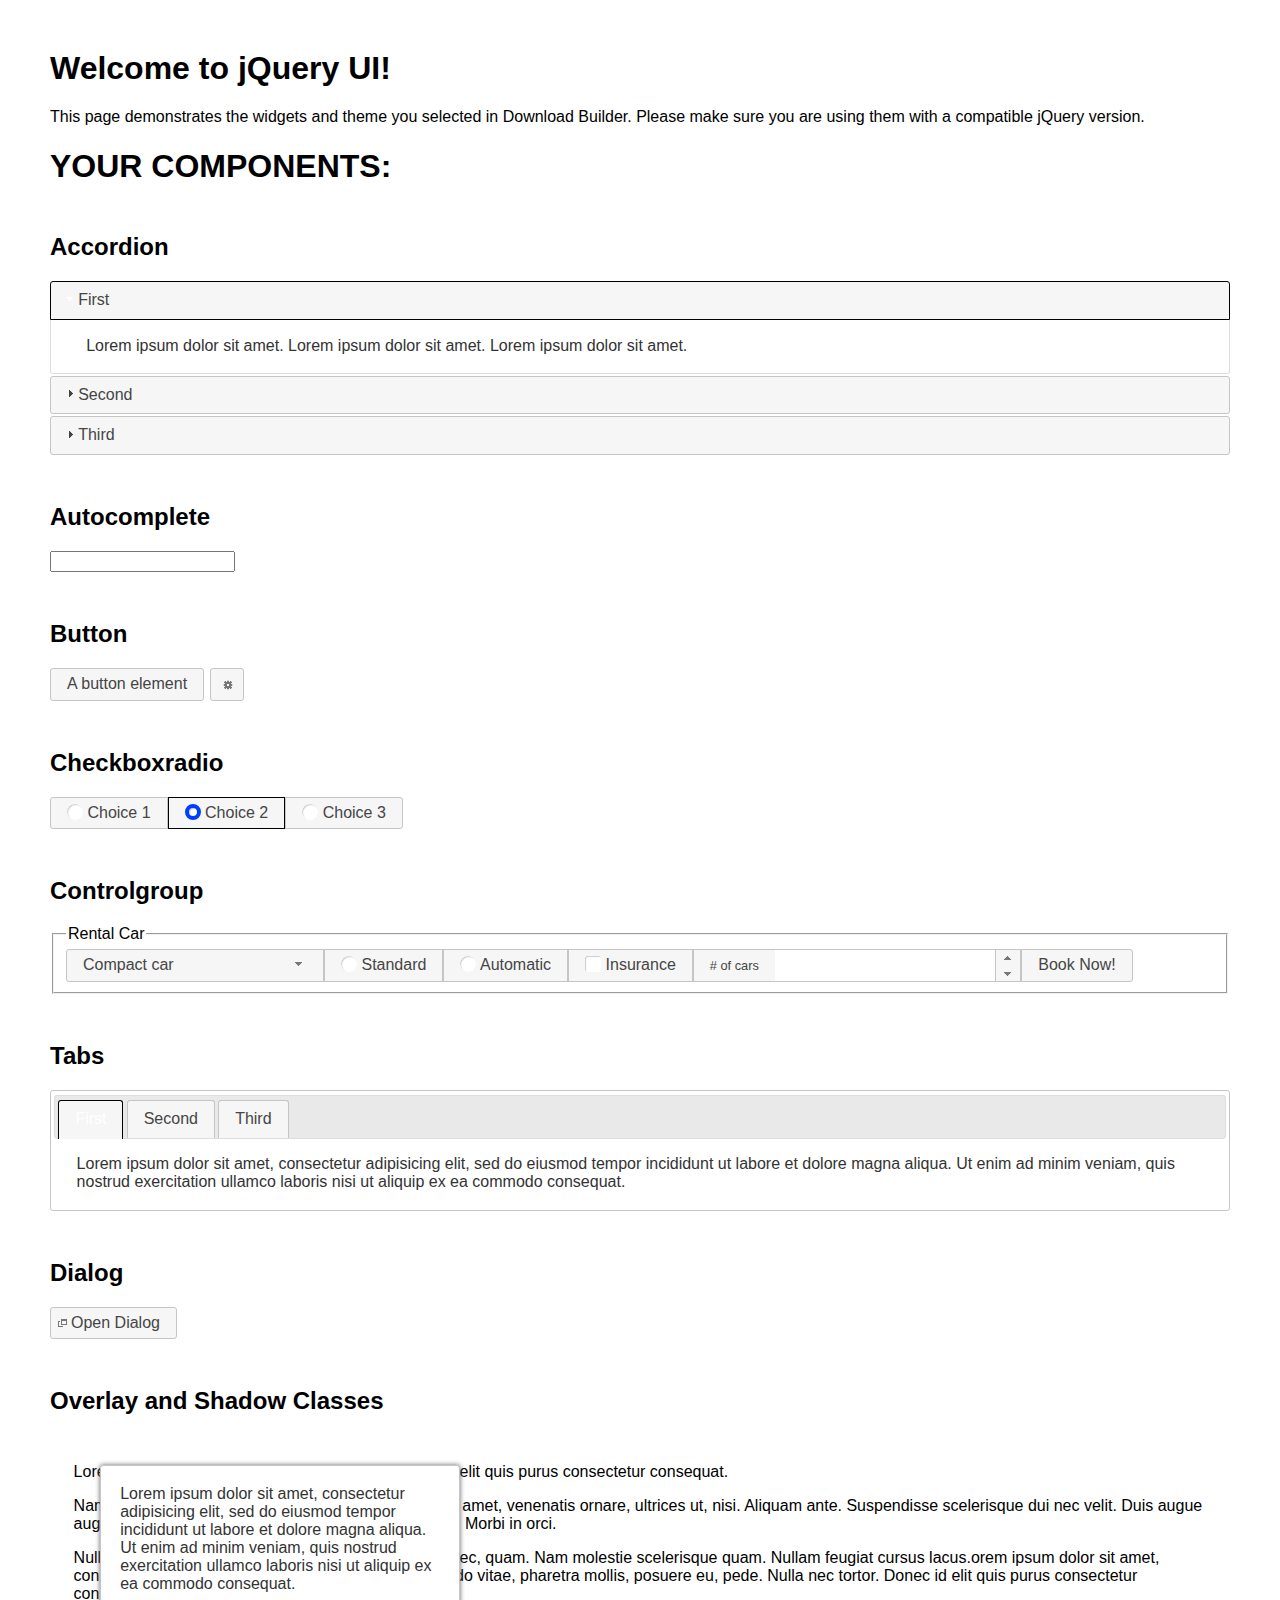
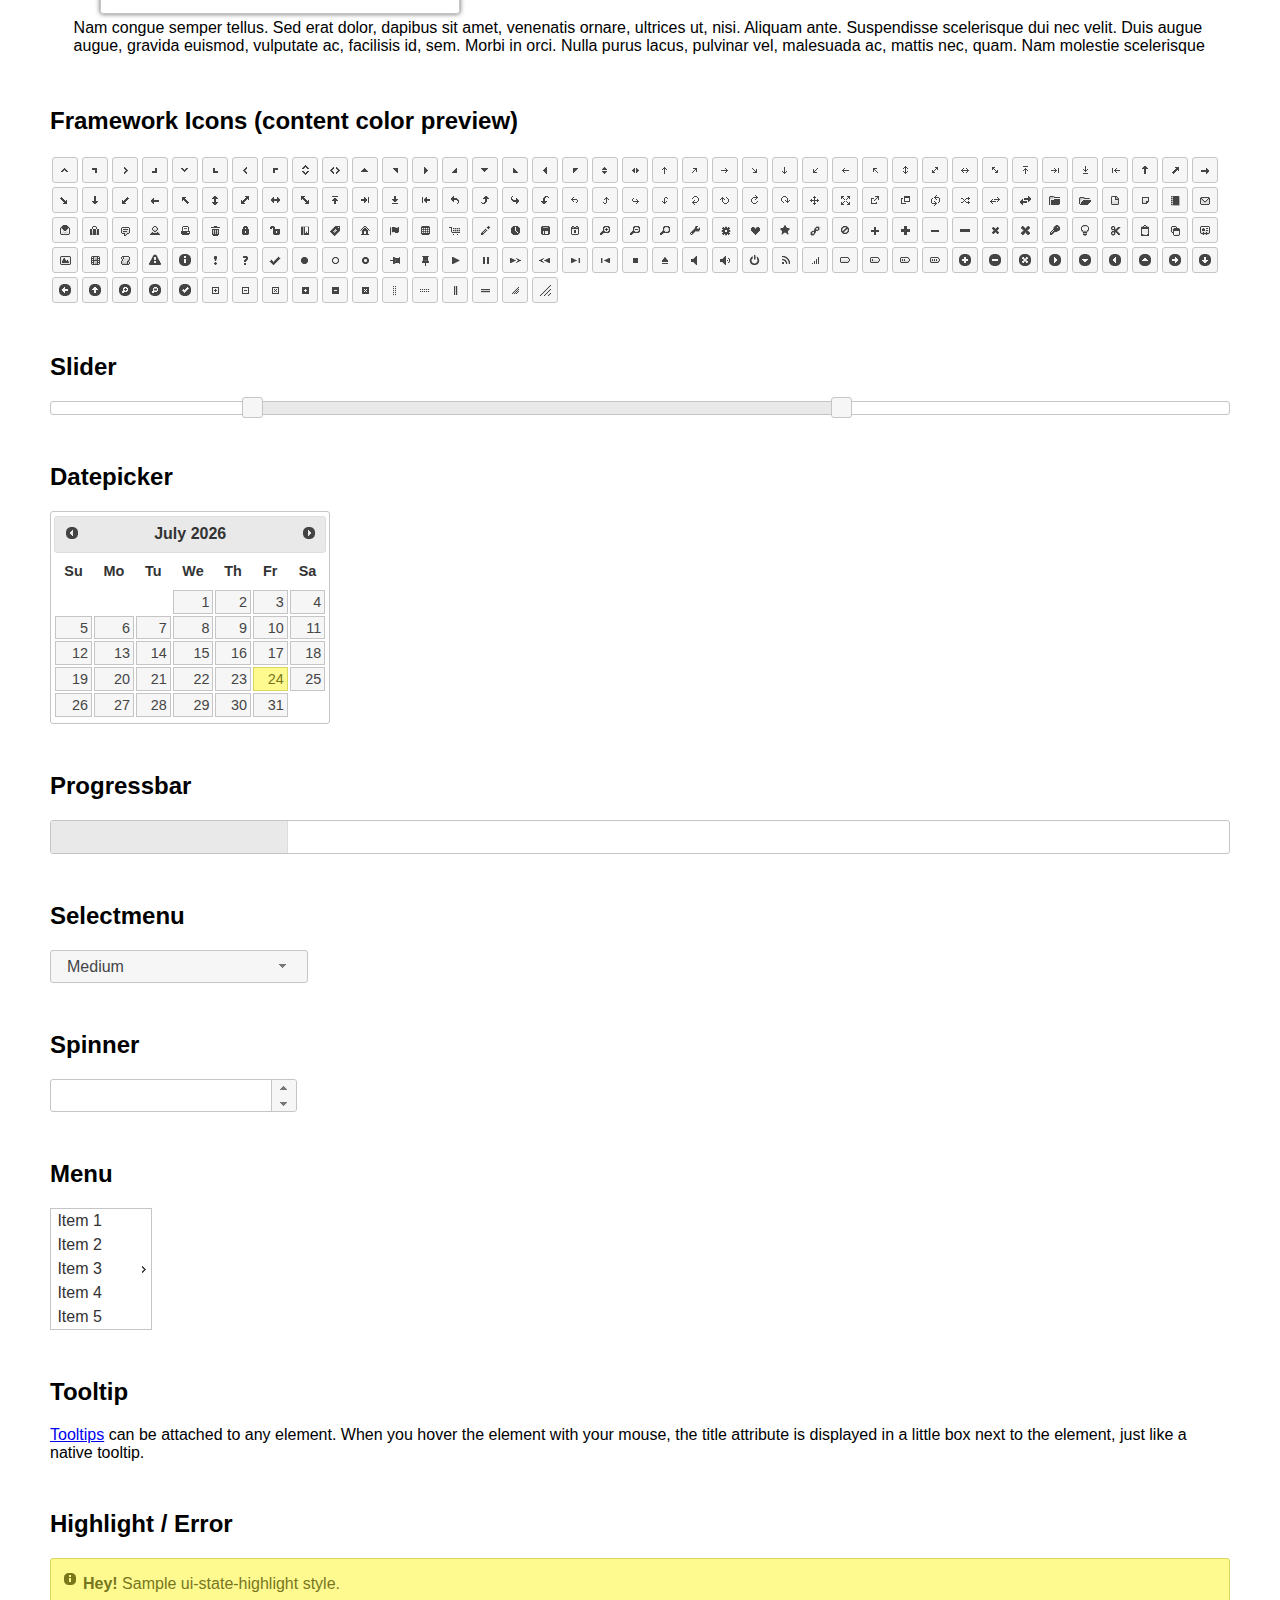
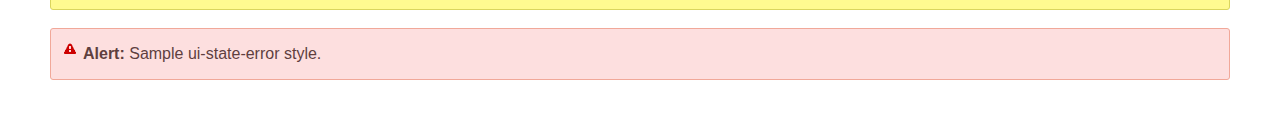
<file: jquery-ui-1.12.1/index.html>
<!DOCTYPE html>
<html lang="us">
<head>
	<meta charset="utf-8">
	<title>jQuery UI Example Page</title>
	<link href="jquery-ui.css" rel="stylesheet">
	<style>
	body{
		font-family: "Trebuchet MS", sans-serif;
		margin: 50px;
	}
	.demoHeaders {
		margin-top: 2em;
	}
	#dialog-link {
		padding: .4em 1em .4em 20px;
		text-decoration: none;
		position: relative;
	}
	#dialog-link span.ui-icon {
		margin: 0 5px 0 0;
		position: absolute;
		left: .2em;
		top: 50%;
		margin-top: -8px;
	}
	#icons {
		margin: 0;
		padding: 0;
	}
	#icons li {
		margin: 2px;
		position: relative;
		padding: 4px 0;
		cursor: pointer;
		float: left;
		list-style: none;
	}
	#icons span.ui-icon {
		float: left;
		margin: 0 4px;
	}
	.fakewindowcontain .ui-widget-overlay {
		position: absolute;
	}
	select {
		width: 200px;
	}
	</style>
</head>
<body>

<h1>Welcome to jQuery UI!</h1>

<div class="ui-widget">
	<p>This page demonstrates the widgets and theme you selected in Download Builder. Please make sure you are using them with a compatible jQuery version.</p>
</div>

<h1>YOUR COMPONENTS:</h1>


<!-- Accordion -->
<h2 class="demoHeaders">Accordion</h2>
<div id="accordion">
	<h3>First</h3>
	<div>Lorem ipsum dolor sit amet. Lorem ipsum dolor sit amet. Lorem ipsum dolor sit amet.</div>
	<h3>Second</h3>
	<div>Phasellus mattis tincidunt nibh.</div>
	<h3>Third</h3>
	<div>Nam dui erat, auctor a, dignissim quis.</div>
</div>



<!-- Autocomplete -->
<h2 class="demoHeaders">Autocomplete</h2>
<div>
	<input id="autocomplete" title="type &quot;a&quot;">
</div>



<!-- Button -->
<h2 class="demoHeaders">Button</h2>
<button id="button">A button element</button>
<button id="button-icon">An icon-only button</button>



<!-- Checkboxradio -->
<h2 class="demoHeaders">Checkboxradio</h2>
<form style="margin-top: 1em;">
	<div id="radioset">
		<input type="radio" id="radio1" name="radio"><label for="radio1">Choice 1</label>
		<input type="radio" id="radio2" name="radio" checked="checked"><label for="radio2">Choice 2</label>
		<input type="radio" id="radio3" name="radio"><label for="radio3">Choice 3</label>
	</div>
</form>



<!-- Controlgroup -->
<h2 class="demoHeaders">Controlgroup</h2>
<fieldset>
	<legend>Rental Car</legend>
	<div id="controlgroup">
		<select id="car-type">
			<option>Compact car</option>
			<option>Midsize car</option>
			<option>Full size car</option>
			<option>SUV</option>
			<option>Luxury</option>
			<option>Truck</option>
			<option>Van</option>
		</select>
		<label for="transmission-standard">Standard</label>
		<input type="radio" name="transmission" id="transmission-standard">
		<label for="transmission-automatic">Automatic</label>
		<input type="radio" name="transmission" id="transmission-automatic">
		<label for="insurance">Insurance</label>
		<input type="checkbox" name="insurance" id="insurance">
		<label for="horizontal-spinner" class="ui-controlgroup-label"># of cars</label>
		<input id="horizontal-spinner" class="ui-spinner-input">
		<button>Book Now!</button>
	</div>
</fieldset>



<!-- Tabs -->
<h2 class="demoHeaders">Tabs</h2>
<div id="tabs">
	<ul>
		<li><a href="#tabs-1">First</a></li>
		<li><a href="#tabs-2">Second</a></li>
		<li><a href="#tabs-3">Third</a></li>
	</ul>
	<div id="tabs-1">Lorem ipsum dolor sit amet, consectetur adipisicing elit, sed do eiusmod tempor incididunt ut labore et dolore magna aliqua. Ut enim ad minim veniam, quis nostrud exercitation ullamco laboris nisi ut aliquip ex ea commodo consequat.</div>
	<div id="tabs-2">Phasellus mattis tincidunt nibh. Cras orci urna, blandit id, pretium vel, aliquet ornare, felis. Maecenas scelerisque sem non nisl. Fusce sed lorem in enim dictum bibendum.</div>
	<div id="tabs-3">Nam dui erat, auctor a, dignissim quis, sollicitudin eu, felis. Pellentesque nisi urna, interdum eget, sagittis et, consequat vestibulum, lacus. Mauris porttitor ullamcorper augue.</div>
</div>



<h2 class="demoHeaders">Dialog</h2>
<p>
	<button id="dialog-link" class="ui-button ui-corner-all ui-widget">
		<span class="ui-icon ui-icon-newwin"></span>Open Dialog
	</button>
</p>

<h2 class="demoHeaders">Overlay and Shadow Classes</h2>
<div style="position: relative; width: 96%; height: 200px; padding:1% 2%; overflow:hidden;" class="fakewindowcontain">
	<p>Lorem ipsum dolor sit amet,  Nulla nec tortor. Donec id elit quis purus consectetur consequat. </p><p>Nam congue semper tellus. Sed erat dolor, dapibus sit amet, venenatis ornare, ultrices ut, nisi. Aliquam ante. Suspendisse scelerisque dui nec velit. Duis augue augue, gravida euismod, vulputate ac, facilisis id, sem. Morbi in orci. </p><p>Nulla purus lacus, pulvinar vel, malesuada ac, mattis nec, quam. Nam molestie scelerisque quam. Nullam feugiat cursus lacus.orem ipsum dolor sit amet, consectetur adipiscing elit. Donec libero risus, commodo vitae, pharetra mollis, posuere eu, pede. Nulla nec tortor. Donec id elit quis purus consectetur consequat. </p><p>Nam congue semper tellus. Sed erat dolor, dapibus sit amet, venenatis ornare, ultrices ut, nisi. Aliquam ante. Suspendisse scelerisque dui nec velit. Duis augue augue, gravida euismod, vulputate ac, facilisis id, sem. Morbi in orci. Nulla purus lacus, pulvinar vel, malesuada ac, mattis nec, quam. Nam molestie scelerisque quam. </p><p>Nullam feugiat cursus lacus.orem ipsum dolor sit amet, consectetur adipiscing elit. Donec libero risus, commodo vitae, pharetra mollis, posuere eu, pede. Nulla nec tortor. Donec id elit quis purus consectetur consequat. Nam congue semper tellus. Sed erat dolor, dapibus sit amet, venenatis ornare, ultrices ut, nisi. Aliquam ante. </p><p>Suspendisse scelerisque dui nec velit. Duis augue augue, gravida euismod, vulputate ac, facilisis id, sem. Morbi in orci. Nulla purus lacus, pulvinar vel, malesuada ac, mattis nec, quam. Nam molestie scelerisque quam. Nullam feugiat cursus lacus.orem ipsum dolor sit amet, consectetur adipiscing elit. Donec libero risus, commodo vitae, pharetra mollis, posuere eu, pede. Nulla nec tortor. Donec id elit quis purus consectetur consequat. Nam congue semper tellus. Sed erat dolor, dapibus sit amet, venenatis ornare, ultrices ut, nisi. </p>

	<!-- ui-dialog -->
	<div class="ui-widget-overlay ui-front"></div>
	<div style="position: absolute; width: 320px; left: 50px; top: 30px; padding: 1.2em" class="ui-widget ui-front ui-widget-content ui-corner-all ui-widget-shadow">
		Lorem ipsum dolor sit amet, consectetur adipisicing elit, sed do eiusmod tempor incididunt ut labore et dolore magna aliqua. Ut enim ad minim veniam, quis nostrud exercitation ullamco laboris nisi ut aliquip ex ea commodo consequat.
	</div>

</div>

<!-- ui-dialog -->
<div id="dialog" title="Dialog Title">
	<p>Lorem ipsum dolor sit amet, consectetur adipisicing elit, sed do eiusmod tempor incididunt ut labore et dolore magna aliqua. Ut enim ad minim veniam, quis nostrud exercitation ullamco laboris nisi ut aliquip ex ea commodo consequat.</p>
</div>



<h2 class="demoHeaders">Framework Icons (content color preview)</h2>
<ul id="icons" class="ui-widget ui-helper-clearfix">
	<li class="ui-state-default ui-corner-all" title=".ui-icon-caret-1-n"><span class="ui-icon ui-icon-caret-1-n"></span></li>
	<li class="ui-state-default ui-corner-all" title=".ui-icon-caret-1-ne"><span class="ui-icon ui-icon-caret-1-ne"></span></li>
	<li class="ui-state-default ui-corner-all" title=".ui-icon-caret-1-e"><span class="ui-icon ui-icon-caret-1-e"></span></li>
	<li class="ui-state-default ui-corner-all" title=".ui-icon-caret-1-se"><span class="ui-icon ui-icon-caret-1-se"></span></li>
	<li class="ui-state-default ui-corner-all" title=".ui-icon-caret-1-s"><span class="ui-icon ui-icon-caret-1-s"></span></li>
	<li class="ui-state-default ui-corner-all" title=".ui-icon-caret-1-sw"><span class="ui-icon ui-icon-caret-1-sw"></span></li>
	<li class="ui-state-default ui-corner-all" title=".ui-icon-caret-1-w"><span class="ui-icon ui-icon-caret-1-w"></span></li>
	<li class="ui-state-default ui-corner-all" title=".ui-icon-caret-1-nw"><span class="ui-icon ui-icon-caret-1-nw"></span></li>
	<li class="ui-state-default ui-corner-all" title=".ui-icon-caret-2-n-s"><span class="ui-icon ui-icon-caret-2-n-s"></span></li>
	<li class="ui-state-default ui-corner-all" title=".ui-icon-caret-2-e-w"><span class="ui-icon ui-icon-caret-2-e-w"></span></li>
	<li class="ui-state-default ui-corner-all" title=".ui-icon-triangle-1-n"><span class="ui-icon ui-icon-triangle-1-n"></span></li>
	<li class="ui-state-default ui-corner-all" title=".ui-icon-triangle-1-ne"><span class="ui-icon ui-icon-triangle-1-ne"></span></li>
	<li class="ui-state-default ui-corner-all" title=".ui-icon-triangle-1-e"><span class="ui-icon ui-icon-triangle-1-e"></span></li>
	<li class="ui-state-default ui-corner-all" title=".ui-icon-triangle-1-se"><span class="ui-icon ui-icon-triangle-1-se"></span></li>
	<li class="ui-state-default ui-corner-all" title=".ui-icon-triangle-1-s"><span class="ui-icon ui-icon-triangle-1-s"></span></li>
	<li class="ui-state-default ui-corner-all" title=".ui-icon-triangle-1-sw"><span class="ui-icon ui-icon-triangle-1-sw"></span></li>
	<li class="ui-state-default ui-corner-all" title=".ui-icon-triangle-1-w"><span class="ui-icon ui-icon-triangle-1-w"></span></li>
	<li class="ui-state-default ui-corner-all" title=".ui-icon-triangle-1-nw"><span class="ui-icon ui-icon-triangle-1-nw"></span></li>
	<li class="ui-state-default ui-corner-all" title=".ui-icon-triangle-2-n-s"><span class="ui-icon ui-icon-triangle-2-n-s"></span></li>
	<li class="ui-state-default ui-corner-all" title=".ui-icon-triangle-2-e-w"><span class="ui-icon ui-icon-triangle-2-e-w"></span></li>
	<li class="ui-state-default ui-corner-all" title=".ui-icon-arrow-1-n"><span class="ui-icon ui-icon-arrow-1-n"></span></li>
	<li class="ui-state-default ui-corner-all" title=".ui-icon-arrow-1-ne"><span class="ui-icon ui-icon-arrow-1-ne"></span></li>
	<li class="ui-state-default ui-corner-all" title=".ui-icon-arrow-1-e"><span class="ui-icon ui-icon-arrow-1-e"></span></li>
	<li class="ui-state-default ui-corner-all" title=".ui-icon-arrow-1-se"><span class="ui-icon ui-icon-arrow-1-se"></span></li>
	<li class="ui-state-default ui-corner-all" title=".ui-icon-arrow-1-s"><span class="ui-icon ui-icon-arrow-1-s"></span></li>
	<li class="ui-state-default ui-corner-all" title=".ui-icon-arrow-1-sw"><span class="ui-icon ui-icon-arrow-1-sw"></span></li>
	<li class="ui-state-default ui-corner-all" title=".ui-icon-arrow-1-w"><span class="ui-icon ui-icon-arrow-1-w"></span></li>
	<li class="ui-state-default ui-corner-all" title=".ui-icon-arrow-1-nw"><span class="ui-icon ui-icon-arrow-1-nw"></span></li>
	<li class="ui-state-default ui-corner-all" title=".ui-icon-arrow-2-n-s"><span class="ui-icon ui-icon-arrow-2-n-s"></span></li>
	<li class="ui-state-default ui-corner-all" title=".ui-icon-arrow-2-ne-sw"><span class="ui-icon ui-icon-arrow-2-ne-sw"></span></li>
	<li class="ui-state-default ui-corner-all" title=".ui-icon-arrow-2-e-w"><span class="ui-icon ui-icon-arrow-2-e-w"></span></li>
	<li class="ui-state-default ui-corner-all" title=".ui-icon-arrow-2-se-nw"><span class="ui-icon ui-icon-arrow-2-se-nw"></span></li>
	<li class="ui-state-default ui-corner-all" title=".ui-icon-arrowstop-1-n"><span class="ui-icon ui-icon-arrowstop-1-n"></span></li>
	<li class="ui-state-default ui-corner-all" title=".ui-icon-arrowstop-1-e"><span class="ui-icon ui-icon-arrowstop-1-e"></span></li>
	<li class="ui-state-default ui-corner-all" title=".ui-icon-arrowstop-1-s"><span class="ui-icon ui-icon-arrowstop-1-s"></span></li>
	<li class="ui-state-default ui-corner-all" title=".ui-icon-arrowstop-1-w"><span class="ui-icon ui-icon-arrowstop-1-w"></span></li>
	<li class="ui-state-default ui-corner-all" title=".ui-icon-arrowthick-1-n"><span class="ui-icon ui-icon-arrowthick-1-n"></span></li>
	<li class="ui-state-default ui-corner-all" title=".ui-icon-arrowthick-1-ne"><span class="ui-icon ui-icon-arrowthick-1-ne"></span></li>
	<li class="ui-state-default ui-corner-all" title=".ui-icon-arrowthick-1-e"><span class="ui-icon ui-icon-arrowthick-1-e"></span></li>
	<li class="ui-state-default ui-corner-all" title=".ui-icon-arrowthick-1-se"><span class="ui-icon ui-icon-arrowthick-1-se"></span></li>
	<li class="ui-state-default ui-corner-all" title=".ui-icon-arrowthick-1-s"><span class="ui-icon ui-icon-arrowthick-1-s"></span></li>
	<li class="ui-state-default ui-corner-all" title=".ui-icon-arrowthick-1-sw"><span class="ui-icon ui-icon-arrowthick-1-sw"></span></li>
	<li class="ui-state-default ui-corner-all" title=".ui-icon-arrowthick-1-w"><span class="ui-icon ui-icon-arrowthick-1-w"></span></li>
	<li class="ui-state-default ui-corner-all" title=".ui-icon-arrowthick-1-nw"><span class="ui-icon ui-icon-arrowthick-1-nw"></span></li>
	<li class="ui-state-default ui-corner-all" title=".ui-icon-arrowthick-2-n-s"><span class="ui-icon ui-icon-arrowthick-2-n-s"></span></li>
	<li class="ui-state-default ui-corner-all" title=".ui-icon-arrowthick-2-ne-sw"><span class="ui-icon ui-icon-arrowthick-2-ne-sw"></span></li>
	<li class="ui-state-default ui-corner-all" title=".ui-icon-arrowthick-2-e-w"><span class="ui-icon ui-icon-arrowthick-2-e-w"></span></li>
	<li class="ui-state-default ui-corner-all" title=".ui-icon-arrowthick-2-se-nw"><span class="ui-icon ui-icon-arrowthick-2-se-nw"></span></li>
	<li class="ui-state-default ui-corner-all" title=".ui-icon-arrowthickstop-1-n"><span class="ui-icon ui-icon-arrowthickstop-1-n"></span></li>
	<li class="ui-state-default ui-corner-all" title=".ui-icon-arrowthickstop-1-e"><span class="ui-icon ui-icon-arrowthickstop-1-e"></span></li>
	<li class="ui-state-default ui-corner-all" title=".ui-icon-arrowthickstop-1-s"><span class="ui-icon ui-icon-arrowthickstop-1-s"></span></li>
	<li class="ui-state-default ui-corner-all" title=".ui-icon-arrowthickstop-1-w"><span class="ui-icon ui-icon-arrowthickstop-1-w"></span></li>
	<li class="ui-state-default ui-corner-all" title=".ui-icon-arrowreturnthick-1-w"><span class="ui-icon ui-icon-arrowreturnthick-1-w"></span></li>
	<li class="ui-state-default ui-corner-all" title=".ui-icon-arrowreturnthick-1-n"><span class="ui-icon ui-icon-arrowreturnthick-1-n"></span></li>
	<li class="ui-state-default ui-corner-all" title=".ui-icon-arrowreturnthick-1-e"><span class="ui-icon ui-icon-arrowreturnthick-1-e"></span></li>
	<li class="ui-state-default ui-corner-all" title=".ui-icon-arrowreturnthick-1-s"><span class="ui-icon ui-icon-arrowreturnthick-1-s"></span></li>
	<li class="ui-state-default ui-corner-all" title=".ui-icon-arrowreturn-1-w"><span class="ui-icon ui-icon-arrowreturn-1-w"></span></li>
	<li class="ui-state-default ui-corner-all" title=".ui-icon-arrowreturn-1-n"><span class="ui-icon ui-icon-arrowreturn-1-n"></span></li>
	<li class="ui-state-default ui-corner-all" title=".ui-icon-arrowreturn-1-e"><span class="ui-icon ui-icon-arrowreturn-1-e"></span></li>
	<li class="ui-state-default ui-corner-all" title=".ui-icon-arrowreturn-1-s"><span class="ui-icon ui-icon-arrowreturn-1-s"></span></li>
	<li class="ui-state-default ui-corner-all" title=".ui-icon-arrowrefresh-1-w"><span class="ui-icon ui-icon-arrowrefresh-1-w"></span></li>
	<li class="ui-state-default ui-corner-all" title=".ui-icon-arrowrefresh-1-n"><span class="ui-icon ui-icon-arrowrefresh-1-n"></span></li>
	<li class="ui-state-default ui-corner-all" title=".ui-icon-arrowrefresh-1-e"><span class="ui-icon ui-icon-arrowrefresh-1-e"></span></li>
	<li class="ui-state-default ui-corner-all" title=".ui-icon-arrowrefresh-1-s"><span class="ui-icon ui-icon-arrowrefresh-1-s"></span></li>
	<li class="ui-state-default ui-corner-all" title=".ui-icon-arrow-4"><span class="ui-icon ui-icon-arrow-4"></span></li>
	<li class="ui-state-default ui-corner-all" title=".ui-icon-arrow-4-diag"><span class="ui-icon ui-icon-arrow-4-diag"></span></li>
	<li class="ui-state-default ui-corner-all" title=".ui-icon-extlink"><span class="ui-icon ui-icon-extlink"></span></li>
	<li class="ui-state-default ui-corner-all" title=".ui-icon-newwin"><span class="ui-icon ui-icon-newwin"></span></li>
	<li class="ui-state-default ui-corner-all" title=".ui-icon-refresh"><span class="ui-icon ui-icon-refresh"></span></li>
	<li class="ui-state-default ui-corner-all" title=".ui-icon-shuffle"><span class="ui-icon ui-icon-shuffle"></span></li>
	<li class="ui-state-default ui-corner-all" title=".ui-icon-transfer-e-w"><span class="ui-icon ui-icon-transfer-e-w"></span></li>
	<li class="ui-state-default ui-corner-all" title=".ui-icon-transferthick-e-w"><span class="ui-icon ui-icon-transferthick-e-w"></span></li>
	<li class="ui-state-default ui-corner-all" title=".ui-icon-folder-collapsed"><span class="ui-icon ui-icon-folder-collapsed"></span></li>
	<li class="ui-state-default ui-corner-all" title=".ui-icon-folder-open"><span class="ui-icon ui-icon-folder-open"></span></li>
	<li class="ui-state-default ui-corner-all" title=".ui-icon-document"><span class="ui-icon ui-icon-document"></span></li>
	<li class="ui-state-default ui-corner-all" title=".ui-icon-document-b"><span class="ui-icon ui-icon-document-b"></span></li>
	<li class="ui-state-default ui-corner-all" title=".ui-icon-note"><span class="ui-icon ui-icon-note"></span></li>
	<li class="ui-state-default ui-corner-all" title=".ui-icon-mail-closed"><span class="ui-icon ui-icon-mail-closed"></span></li>
	<li class="ui-state-default ui-corner-all" title=".ui-icon-mail-open"><span class="ui-icon ui-icon-mail-open"></span></li>
	<li class="ui-state-default ui-corner-all" title=".ui-icon-suitcase"><span class="ui-icon ui-icon-suitcase"></span></li>
	<li class="ui-state-default ui-corner-all" title=".ui-icon-comment"><span class="ui-icon ui-icon-comment"></span></li>
	<li class="ui-state-default ui-corner-all" title=".ui-icon-person"><span class="ui-icon ui-icon-person"></span></li>
	<li class="ui-state-default ui-corner-all" title=".ui-icon-print"><span class="ui-icon ui-icon-print"></span></li>
	<li class="ui-state-default ui-corner-all" title=".ui-icon-trash"><span class="ui-icon ui-icon-trash"></span></li>
	<li class="ui-state-default ui-corner-all" title=".ui-icon-locked"><span class="ui-icon ui-icon-locked"></span></li>
	<li class="ui-state-default ui-corner-all" title=".ui-icon-unlocked"><span class="ui-icon ui-icon-unlocked"></span></li>
	<li class="ui-state-default ui-corner-all" title=".ui-icon-bookmark"><span class="ui-icon ui-icon-bookmark"></span></li>
	<li class="ui-state-default ui-corner-all" title=".ui-icon-tag"><span class="ui-icon ui-icon-tag"></span></li>
	<li class="ui-state-default ui-corner-all" title=".ui-icon-home"><span class="ui-icon ui-icon-home"></span></li>
	<li class="ui-state-default ui-corner-all" title=".ui-icon-flag"><span class="ui-icon ui-icon-flag"></span></li>
	<li class="ui-state-default ui-corner-all" title=".ui-icon-calculator"><span class="ui-icon ui-icon-calculator"></span></li>
	<li class="ui-state-default ui-corner-all" title=".ui-icon-cart"><span class="ui-icon ui-icon-cart"></span></li>
	<li class="ui-state-default ui-corner-all" title=".ui-icon-pencil"><span class="ui-icon ui-icon-pencil"></span></li>
	<li class="ui-state-default ui-corner-all" title=".ui-icon-clock"><span class="ui-icon ui-icon-clock"></span></li>
	<li class="ui-state-default ui-corner-all" title=".ui-icon-disk"><span class="ui-icon ui-icon-disk"></span></li>
	<li class="ui-state-default ui-corner-all" title=".ui-icon-calendar"><span class="ui-icon ui-icon-calendar"></span></li>
	<li class="ui-state-default ui-corner-all" title=".ui-icon-zoomin"><span class="ui-icon ui-icon-zoomin"></span></li>
	<li class="ui-state-default ui-corner-all" title=".ui-icon-zoomout"><span class="ui-icon ui-icon-zoomout"></span></li>
	<li class="ui-state-default ui-corner-all" title=".ui-icon-search"><span class="ui-icon ui-icon-search"></span></li>
	<li class="ui-state-default ui-corner-all" title=".ui-icon-wrench"><span class="ui-icon ui-icon-wrench"></span></li>
	<li class="ui-state-default ui-corner-all" title=".ui-icon-gear"><span class="ui-icon ui-icon-gear"></span></li>
	<li class="ui-state-default ui-corner-all" title=".ui-icon-heart"><span class="ui-icon ui-icon-heart"></span></li>
	<li class="ui-state-default ui-corner-all" title=".ui-icon-star"><span class="ui-icon ui-icon-star"></span></li>
	<li class="ui-state-default ui-corner-all" title=".ui-icon-link"><span class="ui-icon ui-icon-link"></span></li>
	<li class="ui-state-default ui-corner-all" title=".ui-icon-cancel"><span class="ui-icon ui-icon-cancel"></span></li>
	<li class="ui-state-default ui-corner-all" title=".ui-icon-plus"><span class="ui-icon ui-icon-plus"></span></li>
	<li class="ui-state-default ui-corner-all" title=".ui-icon-plusthick"><span class="ui-icon ui-icon-plusthick"></span></li>
	<li class="ui-state-default ui-corner-all" title=".ui-icon-minus"><span class="ui-icon ui-icon-minus"></span></li>
	<li class="ui-state-default ui-corner-all" title=".ui-icon-minusthick"><span class="ui-icon ui-icon-minusthick"></span></li>
	<li class="ui-state-default ui-corner-all" title=".ui-icon-close"><span class="ui-icon ui-icon-close"></span></li>
	<li class="ui-state-default ui-corner-all" title=".ui-icon-closethick"><span class="ui-icon ui-icon-closethick"></span></li>
	<li class="ui-state-default ui-corner-all" title=".ui-icon-key"><span class="ui-icon ui-icon-key"></span></li>
	<li class="ui-state-default ui-corner-all" title=".ui-icon-lightbulb"><span class="ui-icon ui-icon-lightbulb"></span></li>
	<li class="ui-state-default ui-corner-all" title=".ui-icon-scissors"><span class="ui-icon ui-icon-scissors"></span></li>
	<li class="ui-state-default ui-corner-all" title=".ui-icon-clipboard"><span class="ui-icon ui-icon-clipboard"></span></li>
	<li class="ui-state-default ui-corner-all" title=".ui-icon-copy"><span class="ui-icon ui-icon-copy"></span></li>
	<li class="ui-state-default ui-corner-all" title=".ui-icon-contact"><span class="ui-icon ui-icon-contact"></span></li>
	<li class="ui-state-default ui-corner-all" title=".ui-icon-image"><span class="ui-icon ui-icon-image"></span></li>
	<li class="ui-state-default ui-corner-all" title=".ui-icon-video"><span class="ui-icon ui-icon-video"></span></li>
	<li class="ui-state-default ui-corner-all" title=".ui-icon-script"><span class="ui-icon ui-icon-script"></span></li>
	<li class="ui-state-default ui-corner-all" title=".ui-icon-alert"><span class="ui-icon ui-icon-alert"></span></li>
	<li class="ui-state-default ui-corner-all" title=".ui-icon-info"><span class="ui-icon ui-icon-info"></span></li>
	<li class="ui-state-default ui-corner-all" title=".ui-icon-notice"><span class="ui-icon ui-icon-notice"></span></li>
	<li class="ui-state-default ui-corner-all" title=".ui-icon-help"><span class="ui-icon ui-icon-help"></span></li>
	<li class="ui-state-default ui-corner-all" title=".ui-icon-check"><span class="ui-icon ui-icon-check"></span></li>
	<li class="ui-state-default ui-corner-all" title=".ui-icon-bullet"><span class="ui-icon ui-icon-bullet"></span></li>
	<li class="ui-state-default ui-corner-all" title=".ui-icon-radio-off"><span class="ui-icon ui-icon-radio-off"></span></li>
	<li class="ui-state-default ui-corner-all" title=".ui-icon-radio-on"><span class="ui-icon ui-icon-radio-on"></span></li>
	<li class="ui-state-default ui-corner-all" title=".ui-icon-pin-w"><span class="ui-icon ui-icon-pin-w"></span></li>
	<li class="ui-state-default ui-corner-all" title=".ui-icon-pin-s"><span class="ui-icon ui-icon-pin-s"></span></li>
	<li class="ui-state-default ui-corner-all" title=".ui-icon-play"><span class="ui-icon ui-icon-play"></span></li>
	<li class="ui-state-default ui-corner-all" title=".ui-icon-pause"><span class="ui-icon ui-icon-pause"></span></li>
	<li class="ui-state-default ui-corner-all" title=".ui-icon-seek-next"><span class="ui-icon ui-icon-seek-next"></span></li>
	<li class="ui-state-default ui-corner-all" title=".ui-icon-seek-prev"><span class="ui-icon ui-icon-seek-prev"></span></li>
	<li class="ui-state-default ui-corner-all" title=".ui-icon-seek-end"><span class="ui-icon ui-icon-seek-end"></span></li>
	<li class="ui-state-default ui-corner-all" title=".ui-icon-seek-first"><span class="ui-icon ui-icon-seek-first"></span></li>
	<li class="ui-state-default ui-corner-all" title=".ui-icon-stop"><span class="ui-icon ui-icon-stop"></span></li>
	<li class="ui-state-default ui-corner-all" title=".ui-icon-eject"><span class="ui-icon ui-icon-eject"></span></li>
	<li class="ui-state-default ui-corner-all" title=".ui-icon-volume-off"><span class="ui-icon ui-icon-volume-off"></span></li>
	<li class="ui-state-default ui-corner-all" title=".ui-icon-volume-on"><span class="ui-icon ui-icon-volume-on"></span></li>
	<li class="ui-state-default ui-corner-all" title=".ui-icon-power"><span class="ui-icon ui-icon-power"></span></li>
	<li class="ui-state-default ui-corner-all" title=".ui-icon-signal-diag"><span class="ui-icon ui-icon-signal-diag"></span></li>
	<li class="ui-state-default ui-corner-all" title=".ui-icon-signal"><span class="ui-icon ui-icon-signal"></span></li>
	<li class="ui-state-default ui-corner-all" title=".ui-icon-battery-0"><span class="ui-icon ui-icon-battery-0"></span></li>
	<li class="ui-state-default ui-corner-all" title=".ui-icon-battery-1"><span class="ui-icon ui-icon-battery-1"></span></li>
	<li class="ui-state-default ui-corner-all" title=".ui-icon-battery-2"><span class="ui-icon ui-icon-battery-2"></span></li>
	<li class="ui-state-default ui-corner-all" title=".ui-icon-battery-3"><span class="ui-icon ui-icon-battery-3"></span></li>
	<li class="ui-state-default ui-corner-all" title=".ui-icon-circle-plus"><span class="ui-icon ui-icon-circle-plus"></span></li>
	<li class="ui-state-default ui-corner-all" title=".ui-icon-circle-minus"><span class="ui-icon ui-icon-circle-minus"></span></li>
	<li class="ui-state-default ui-corner-all" title=".ui-icon-circle-close"><span class="ui-icon ui-icon-circle-close"></span></li>
	<li class="ui-state-default ui-corner-all" title=".ui-icon-circle-triangle-e"><span class="ui-icon ui-icon-circle-triangle-e"></span></li>
	<li class="ui-state-default ui-corner-all" title=".ui-icon-circle-triangle-s"><span class="ui-icon ui-icon-circle-triangle-s"></span></li>
	<li class="ui-state-default ui-corner-all" title=".ui-icon-circle-triangle-w"><span class="ui-icon ui-icon-circle-triangle-w"></span></li>
	<li class="ui-state-default ui-corner-all" title=".ui-icon-circle-triangle-n"><span class="ui-icon ui-icon-circle-triangle-n"></span></li>
	<li class="ui-state-default ui-corner-all" title=".ui-icon-circle-arrow-e"><span class="ui-icon ui-icon-circle-arrow-e"></span></li>
	<li class="ui-state-default ui-corner-all" title=".ui-icon-circle-arrow-s"><span class="ui-icon ui-icon-circle-arrow-s"></span></li>
	<li class="ui-state-default ui-corner-all" title=".ui-icon-circle-arrow-w"><span class="ui-icon ui-icon-circle-arrow-w"></span></li>
	<li class="ui-state-default ui-corner-all" title=".ui-icon-circle-arrow-n"><span class="ui-icon ui-icon-circle-arrow-n"></span></li>
	<li class="ui-state-default ui-corner-all" title=".ui-icon-circle-zoomin"><span class="ui-icon ui-icon-circle-zoomin"></span></li>
	<li class="ui-state-default ui-corner-all" title=".ui-icon-circle-zoomout"><span class="ui-icon ui-icon-circle-zoomout"></span></li>
	<li class="ui-state-default ui-corner-all" title=".ui-icon-circle-check"><span class="ui-icon ui-icon-circle-check"></span></li>
	<li class="ui-state-default ui-corner-all" title=".ui-icon-circlesmall-plus"><span class="ui-icon ui-icon-circlesmall-plus"></span></li>
	<li class="ui-state-default ui-corner-all" title=".ui-icon-circlesmall-minus"><span class="ui-icon ui-icon-circlesmall-minus"></span></li>
	<li class="ui-state-default ui-corner-all" title=".ui-icon-circlesmall-close"><span class="ui-icon ui-icon-circlesmall-close"></span></li>
	<li class="ui-state-default ui-corner-all" title=".ui-icon-squaresmall-plus"><span class="ui-icon ui-icon-squaresmall-plus"></span></li>
	<li class="ui-state-default ui-corner-all" title=".ui-icon-squaresmall-minus"><span class="ui-icon ui-icon-squaresmall-minus"></span></li>
	<li class="ui-state-default ui-corner-all" title=".ui-icon-squaresmall-close"><span class="ui-icon ui-icon-squaresmall-close"></span></li>
	<li class="ui-state-default ui-corner-all" title=".ui-icon-grip-dotted-vertical"><span class="ui-icon ui-icon-grip-dotted-vertical"></span></li>
	<li class="ui-state-default ui-corner-all" title=".ui-icon-grip-dotted-horizontal"><span class="ui-icon ui-icon-grip-dotted-horizontal"></span></li>
	<li class="ui-state-default ui-corner-all" title=".ui-icon-grip-solid-vertical"><span class="ui-icon ui-icon-grip-solid-vertical"></span></li>
	<li class="ui-state-default ui-corner-all" title=".ui-icon-grip-solid-horizontal"><span class="ui-icon ui-icon-grip-solid-horizontal"></span></li>
	<li class="ui-state-default ui-corner-all" title=".ui-icon-gripsmall-diagonal-se"><span class="ui-icon ui-icon-gripsmall-diagonal-se"></span></li>
	<li class="ui-state-default ui-corner-all" title=".ui-icon-grip-diagonal-se"><span class="ui-icon ui-icon-grip-diagonal-se"></span></li>
</ul>


<!-- Slider -->
<h2 class="demoHeaders">Slider</h2>
<div id="slider"></div>



<!-- Datepicker -->
<h2 class="demoHeaders">Datepicker</h2>
<div id="datepicker"></div>



<!-- Progressbar -->
<h2 class="demoHeaders">Progressbar</h2>
<div id="progressbar"></div>



<!-- Progressbar -->
<h2 class="demoHeaders">Selectmenu</h2>
<select id="selectmenu">
	<option>Slower</option>
	<option>Slow</option>
	<option selected="selected">Medium</option>
	<option>Fast</option>
	<option>Faster</option>
</select>



<!-- Spinner -->
<h2 class="demoHeaders">Spinner</h2>
<input id="spinner">



<!-- Menu -->
<h2 class="demoHeaders">Menu</h2>
<ul style="width:100px;" id="menu">
	<li><div>Item 1</div></li>
	<li><div>Item 2</div></li>
	<li><div>Item 3</div>
		<ul>
			<li><div>Item 3-1</div></li>
			<li><div>Item 3-2</div></li>
			<li><div>Item 3-3</div></li>
			<li><div>Item 3-4</div></li>
			<li><div>Item 3-5</div></li>
		</ul>
	</li>
	<li><div>Item 4</div></li>
	<li><div>Item 5</div></li>
</ul>



<!-- Tooltip -->
<h2 class="demoHeaders">Tooltip</h2>
<p id="tooltip">
	<a href="#" title="That&apos;s what this widget is">Tooltips</a> can be attached to any element. When you hover
the element with your mouse, the title attribute is displayed in a little box next to the element, just like a native tooltip.
</p>


<!-- Highlight / Error -->
<h2 class="demoHeaders">Highlight / Error</h2>
<div class="ui-widget">
	<div class="ui-state-highlight ui-corner-all" style="margin-top: 20px; padding: 0 .7em;">
		<p><span class="ui-icon ui-icon-info" style="float: left; margin-right: .3em;"></span>
		<strong>Hey!</strong> Sample ui-state-highlight style.</p>
	</div>
</div>
<br>
<div class="ui-widget">
	<div class="ui-state-error ui-corner-all" style="padding: 0 .7em;">
		<p><span class="ui-icon ui-icon-alert" style="float: left; margin-right: .3em;"></span>
		<strong>Alert:</strong> Sample ui-state-error style.</p>
	</div>
</div>

<script src="external/jquery/jquery.js"></script>
<script src="jquery-ui.js"></script>
<script>

$( "#accordion" ).accordion();



var availableTags = [
	"ActionScript",
	"AppleScript",
	"Asp",
	"BASIC",
	"C",
	"C++",
	"Clojure",
	"COBOL",
	"ColdFusion",
	"Erlang",
	"Fortran",
	"Groovy",
	"Haskell",
	"Java",
	"JavaScript",
	"Lisp",
	"Perl",
	"PHP",
	"Python",
	"Ruby",
	"Scala",
	"Scheme"
];
$( "#autocomplete" ).autocomplete({
	source: availableTags
});



$( "#button" ).button();
$( "#button-icon" ).button({
	icon: "ui-icon-gear",
	showLabel: false
});



$( "#radioset" ).buttonset();



$( "#controlgroup" ).controlgroup();



$( "#tabs" ).tabs();



$( "#dialog" ).dialog({
	autoOpen: false,
	width: 400,
	buttons: [
		{
			text: "Ok",
			click: function() {
				$( this ).dialog( "close" );
			}
		},
		{
			text: "Cancel",
			click: function() {
				$( this ).dialog( "close" );
			}
		}
	]
});

// Link to open the dialog
$( "#dialog-link" ).click(function( event ) {
	$( "#dialog" ).dialog( "open" );
	event.preventDefault();
});



$( "#datepicker" ).datepicker({
	inline: true
});



$( "#slider" ).slider({
	range: true,
	values: [ 17, 67 ]
});



$( "#progressbar" ).progressbar({
	value: 20
});



$( "#spinner" ).spinner();



$( "#menu" ).menu();



$( "#tooltip" ).tooltip();



$( "#selectmenu" ).selectmenu();


// Hover states on the static widgets
$( "#dialog-link, #icons li" ).hover(
	function() {
		$( this ).addClass( "ui-state-hover" );
	},
	function() {
		$( this ).removeClass( "ui-state-hover" );
	}
);
</script>
</body>
</html>
</file>
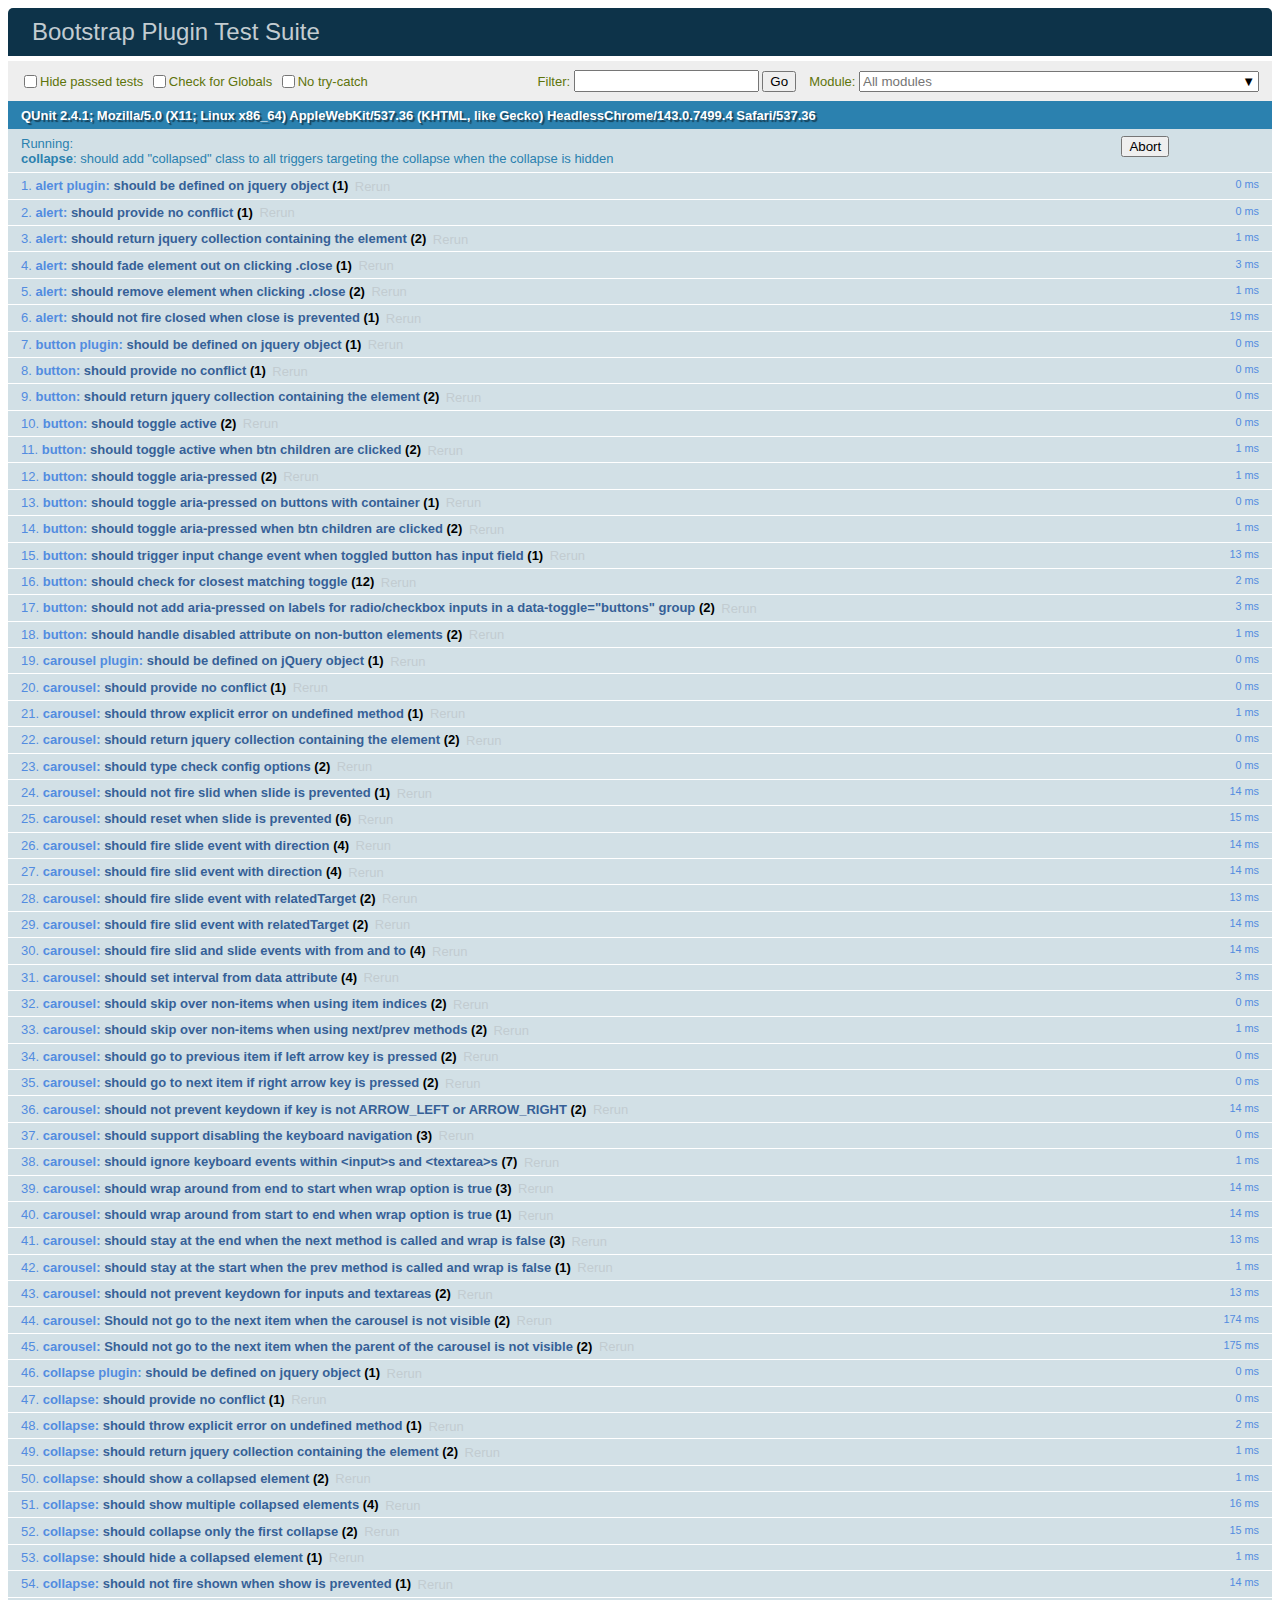
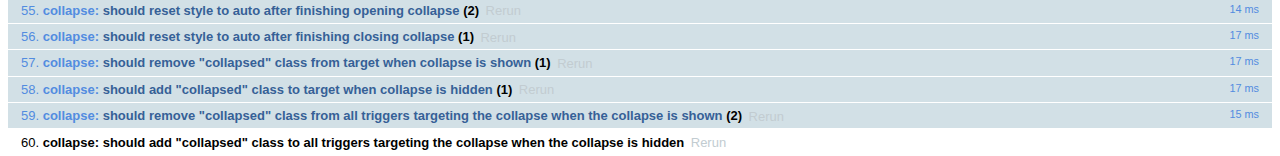
<file: bootstrap-4.0.0/js/tests/index.html>
<!doctype html>
<html lang="en">
  <head>
    <meta charset="utf-8">
    <meta name="viewport" content="width=device-width, initial-scale=1, shrink-to-fit=no">
    <title>Bootstrap Plugin Test Suite</title>

    <!-- jQuery -->
    <script>
      (function () {
        var path = '../../assets/js/vendor/jquery-slim.min.js'
        // get jquery param from the query string.
        var jQueryVersion = location.search.match(/[?&]jquery=(.*?)(?=&|$)/)

        // If a version was specified, use that version from our vendor folder
        if (jQueryVersion) {
          path = 'vendor/jquery-' + jQueryVersion[1] + '.min.js'
        }
        document.write('<script src="' + path + '"><\/script>')
      }())
    </script>
    <script src="../../assets/js/vendor/popper.min.js"></script>

    <!-- QUnit -->
    <link rel="stylesheet" href="vendor/qunit.css" media="screen">
    <script src="vendor/qunit.js"></script>

    <script>
      // Disable jQuery event aliases to ensure we don't accidentally use any of them
      [
        'blur',
        'focus',
        'focusin',
        'focusout',
        'resize',
        'scroll',
        'click',
        'dblclick',
        'mousedown',
        'mouseup',
        'mousemove',
        'mouseover',
        'mouseout',
        'mouseenter',
        'mouseleave',
        'change',
        'select',
        'submit',
        'keydown',
        'keypress',
        'keyup',
        'contextmenu'
      ].forEach(function(eventAlias) {
        $.fn[eventAlias] = function() {
          throw new Error('Using the ".' + eventAlias + '()" method is not allowed, so that Bootstrap can be compatible with custom jQuery builds which exclude the "event aliases" module that defines said method. See https://github.com/twbs/bootstrap/blob/master/CONTRIBUTING.md#js')
        }
      })

      // Require assert.expect in each test
      QUnit.config.requireExpects = true

      // See https://github.com/axemclion/grunt-saucelabs#test-result-details-with-qunit
      var log = []
      var testName

      QUnit.done(function(testResults) {
        var tests = []
        for (var i = 0; i < log.length; i++) {
          var details = log[i]
          tests.push({
            name: details.name,
            result: details.result,
            expected: details.expected,
            actual: details.actual,
            source: details.source
          })
        }
        testResults.tests = tests

        window.global_test_results = testResults
      })

      QUnit.testStart(function(testDetails) {
        QUnit.log(function(details) {
          if (!details.result) {
            details.name = testDetails.name
            log.push(details)
          }
        })
      })

      // Display fixture on-screen on iOS to avoid false positives
      // See https://github.com/twbs/bootstrap/pull/15955
      if (/iPhone|iPad|iPod/.test(navigator.userAgent)) {
        QUnit.begin(function() {
          $('#qunit-fixture').css({ top: 0, left: 0 })
        })

        QUnit.done(function() {
          $('#qunit-fixture').css({ top: '', left: '' })
        })
      }
    </script>

    <!-- Transpiled Plugins -->
    <script src="../dist/util.js"></script>
    <script src="../dist/alert.js"></script>
    <script src="../dist/button.js"></script>
    <script src="../dist/carousel.js"></script>
    <script src="../dist/collapse.js"></script>
    <script src="../dist/dropdown.js"></script>
    <script src="../dist/modal.js"></script>
    <script src="../dist/scrollspy.js"></script>
    <script src="../dist/tab.js"></script>
    <script src="../dist/tooltip.js"></script>
    <script src="../dist/popover.js"></script>

    <!-- Unit Tests -->
    <script src="unit/alert.js"></script>
    <script src="unit/button.js"></script>
    <script src="unit/carousel.js"></script>
    <script src="unit/collapse.js"></script>
    <script src="unit/dropdown.js"></script>
    <script src="unit/modal.js"></script>
    <script src="unit/scrollspy.js"></script>
    <script src="unit/tab.js"></script>
    <script src="unit/tooltip.js"></script>
    <script src="unit/popover.js"></script>
    <script src="unit/util.js"></script>
  </head>
  <body>
    <div id="qunit-container">
      <div id="qunit"></div>
      <div id="qunit-fixture"></div>
    </div>
  </body>
</html>
</file>
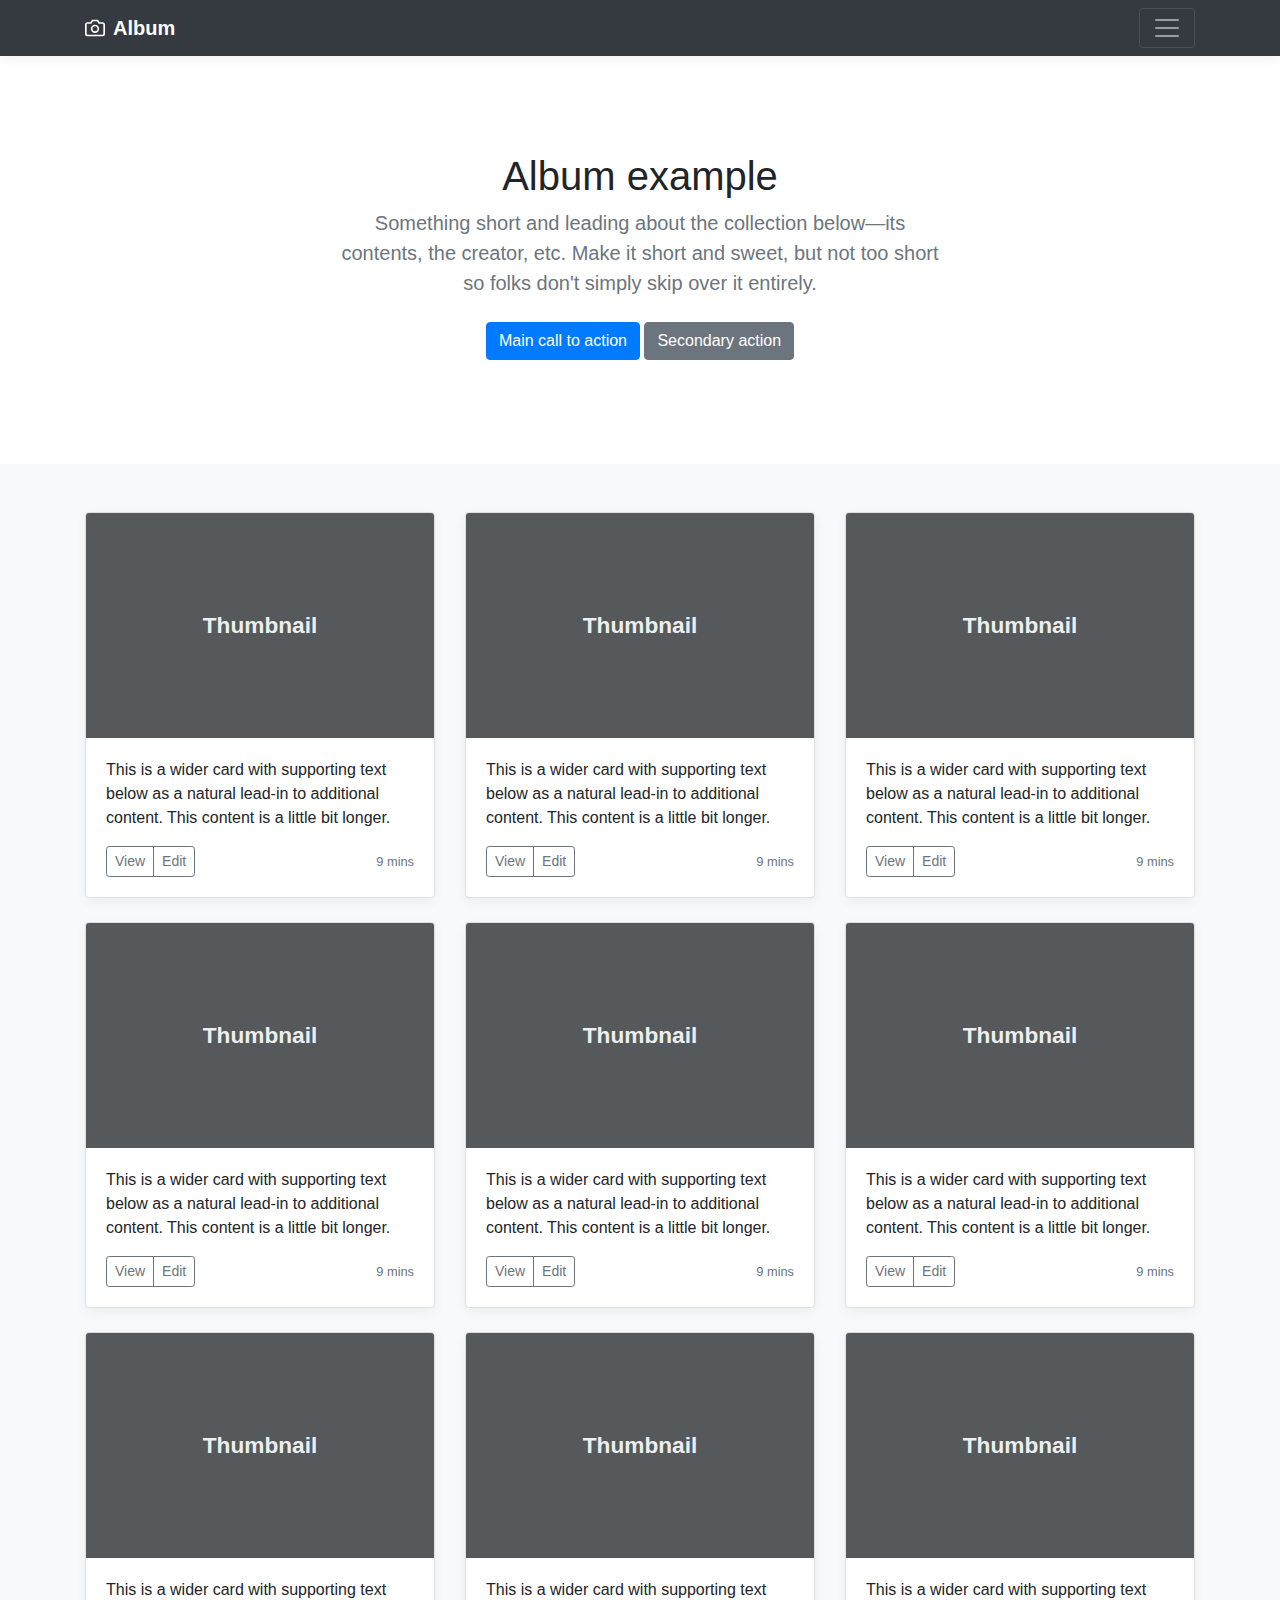
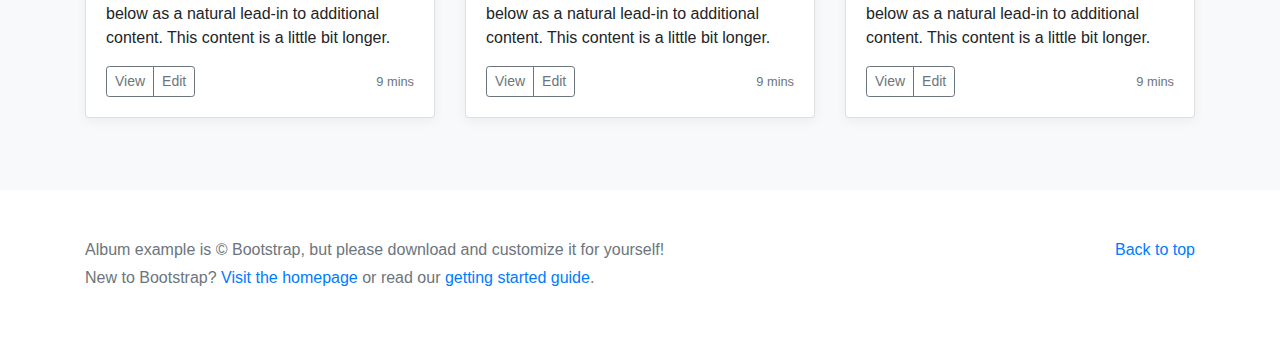
<file: bootstrap-4.0.0/docs/4.0/examples/album/index.html>
<!doctype html>
<html lang="en">
  <head>
    <meta charset="utf-8">
    <meta name="viewport" content="width=device-width, initial-scale=1, shrink-to-fit=no">
    <meta name="description" content="">
    <meta name="author" content="">
    <link rel="icon" href="../../../../favicon.ico">

    <title>Album example for Bootstrap</title>

    <!-- Bootstrap core CSS -->
    <link href="../../../../dist/css/bootstrap.min.css" rel="stylesheet">

    <!-- Custom styles for this template -->
    <link href="album.css" rel="stylesheet">
  </head>

  <body>

    <header>
      <div class="collapse bg-dark" id="navbarHeader">
        <div class="container">
          <div class="row">
            <div class="col-sm-8 col-md-7 py-4">
              <h4 class="text-white">About</h4>
              <p class="text-muted">Add some information about the album below, the author, or any other background context. Make it a few sentences long so folks can pick up some informative tidbits. Then, link them off to some social networking sites or contact information.</p>
            </div>
            <div class="col-sm-4 offset-md-1 py-4">
              <h4 class="text-white">Contact</h4>
              <ul class="list-unstyled">
                <li><a href="#" class="text-white">Follow on Twitter</a></li>
                <li><a href="#" class="text-white">Like on Facebook</a></li>
                <li><a href="#" class="text-white">Email me</a></li>
              </ul>
            </div>
          </div>
        </div>
      </div>
      <div class="navbar navbar-dark bg-dark box-shadow">
        <div class="container d-flex justify-content-between">
          <a href="#" class="navbar-brand d-flex align-items-center">
            <svg xmlns="http://www.w3.org/2000/svg" width="20" height="20" viewBox="0 0 24 24" fill="none" stroke="currentColor" stroke-width="2" stroke-linecap="round" stroke-linejoin="round" class="mr-2"><path d="M23 19a2 2 0 0 1-2 2H3a2 2 0 0 1-2-2V8a2 2 0 0 1 2-2h4l2-3h6l2 3h4a2 2 0 0 1 2 2z"></path><circle cx="12" cy="13" r="4"></circle></svg>
            <strong>Album</strong>
          </a>
          <button class="navbar-toggler" type="button" data-toggle="collapse" data-target="#navbarHeader" aria-controls="navbarHeader" aria-expanded="false" aria-label="Toggle navigation">
            <span class="navbar-toggler-icon"></span>
          </button>
        </div>
      </div>
    </header>

    <main role="main">

      <section class="jumbotron text-center">
        <div class="container">
          <h1 class="jumbotron-heading">Album example</h1>
          <p class="lead text-muted">Something short and leading about the collection below—its contents, the creator, etc. Make it short and sweet, but not too short so folks don't simply skip over it entirely.</p>
          <p>
            <a href="#" class="btn btn-primary my-2">Main call to action</a>
            <a href="#" class="btn btn-secondary my-2">Secondary action</a>
          </p>
        </div>
      </section>

      <div class="album py-5 bg-light">
        <div class="container">

          <div class="row">
            <div class="col-md-4">
              <div class="card mb-4 box-shadow">
                <img class="card-img-top" data-src="holder.js/100px225?theme=thumb&bg=55595c&fg=eceeef&text=Thumbnail" alt="Card image cap">
                <div class="card-body">
                  <p class="card-text">This is a wider card with supporting text below as a natural lead-in to additional content. This content is a little bit longer.</p>
                  <div class="d-flex justify-content-between align-items-center">
                    <div class="btn-group">
                      <button type="button" class="btn btn-sm btn-outline-secondary">View</button>
                      <button type="button" class="btn btn-sm btn-outline-secondary">Edit</button>
                    </div>
                    <small class="text-muted">9 mins</small>
                  </div>
                </div>
              </div>
            </div>
            <div class="col-md-4">
              <div class="card mb-4 box-shadow">
                <img class="card-img-top" data-src="holder.js/100px225?theme=thumb&bg=55595c&fg=eceeef&text=Thumbnail" alt="Card image cap">
                <div class="card-body">
                  <p class="card-text">This is a wider card with supporting text below as a natural lead-in to additional content. This content is a little bit longer.</p>
                  <div class="d-flex justify-content-between align-items-center">
                    <div class="btn-group">
                      <button type="button" class="btn btn-sm btn-outline-secondary">View</button>
                      <button type="button" class="btn btn-sm btn-outline-secondary">Edit</button>
                    </div>
                    <small class="text-muted">9 mins</small>
                  </div>
                </div>
              </div>
            </div>
            <div class="col-md-4">
              <div class="card mb-4 box-shadow">
                <img class="card-img-top" data-src="holder.js/100px225?theme=thumb&bg=55595c&fg=eceeef&text=Thumbnail" alt="Card image cap">
                <div class="card-body">
                  <p class="card-text">This is a wider card with supporting text below as a natural lead-in to additional content. This content is a little bit longer.</p>
                  <div class="d-flex justify-content-between align-items-center">
                    <div class="btn-group">
                      <button type="button" class="btn btn-sm btn-outline-secondary">View</button>
                      <button type="button" class="btn btn-sm btn-outline-secondary">Edit</button>
                    </div>
                    <small class="text-muted">9 mins</small>
                  </div>
                </div>
              </div>
            </div>

            <div class="col-md-4">
              <div class="card mb-4 box-shadow">
                <img class="card-img-top" data-src="holder.js/100px225?theme=thumb&bg=55595c&fg=eceeef&text=Thumbnail" alt="Card image cap">
                <div class="card-body">
                  <p class="card-text">This is a wider card with supporting text below as a natural lead-in to additional content. This content is a little bit longer.</p>
                  <div class="d-flex justify-content-between align-items-center">
                    <div class="btn-group">
                      <button type="button" class="btn btn-sm btn-outline-secondary">View</button>
                      <button type="button" class="btn btn-sm btn-outline-secondary">Edit</button>
                    </div>
                    <small class="text-muted">9 mins</small>
                  </div>
                </div>
              </div>
            </div>
            <div class="col-md-4">
              <div class="card mb-4 box-shadow">
                <img class="card-img-top" data-src="holder.js/100px225?theme=thumb&bg=55595c&fg=eceeef&text=Thumbnail" alt="Card image cap">
                <div class="card-body">
                  <p class="card-text">This is a wider card with supporting text below as a natural lead-in to additional content. This content is a little bit longer.</p>
                  <div class="d-flex justify-content-between align-items-center">
                    <div class="btn-group">
                      <button type="button" class="btn btn-sm btn-outline-secondary">View</button>
                      <button type="button" class="btn btn-sm btn-outline-secondary">Edit</button>
                    </div>
                    <small class="text-muted">9 mins</small>
                  </div>
                </div>
              </div>
            </div>
            <div class="col-md-4">
              <div class="card mb-4 box-shadow">
                <img class="card-img-top" data-src="holder.js/100px225?theme=thumb&bg=55595c&fg=eceeef&text=Thumbnail" alt="Card image cap">
                <div class="card-body">
                  <p class="card-text">This is a wider card with supporting text below as a natural lead-in to additional content. This content is a little bit longer.</p>
                  <div class="d-flex justify-content-between align-items-center">
                    <div class="btn-group">
                      <button type="button" class="btn btn-sm btn-outline-secondary">View</button>
                      <button type="button" class="btn btn-sm btn-outline-secondary">Edit</button>
                    </div>
                    <small class="text-muted">9 mins</small>
                  </div>
                </div>
              </div>
            </div>

            <div class="col-md-4">
              <div class="card mb-4 box-shadow">
                <img class="card-img-top" data-src="holder.js/100px225?theme=thumb&bg=55595c&fg=eceeef&text=Thumbnail" alt="Card image cap">
                <div class="card-body">
                  <p class="card-text">This is a wider card with supporting text below as a natural lead-in to additional content. This content is a little bit longer.</p>
                  <div class="d-flex justify-content-between align-items-center">
                    <div class="btn-group">
                      <button type="button" class="btn btn-sm btn-outline-secondary">View</button>
                      <button type="button" class="btn btn-sm btn-outline-secondary">Edit</button>
                    </div>
                    <small class="text-muted">9 mins</small>
                  </div>
                </div>
              </div>
            </div>
            <div class="col-md-4">
              <div class="card mb-4 box-shadow">
                <img class="card-img-top" data-src="holder.js/100px225?theme=thumb&bg=55595c&fg=eceeef&text=Thumbnail" alt="Card image cap">
                <div class="card-body">
                  <p class="card-text">This is a wider card with supporting text below as a natural lead-in to additional content. This content is a little bit longer.</p>
                  <div class="d-flex justify-content-between align-items-center">
                    <div class="btn-group">
                      <button type="button" class="btn btn-sm btn-outline-secondary">View</button>
                      <button type="button" class="btn btn-sm btn-outline-secondary">Edit</button>
                    </div>
                    <small class="text-muted">9 mins</small>
                  </div>
                </div>
              </div>
            </div>
            <div class="col-md-4">
              <div class="card mb-4 box-shadow">
                <img class="card-img-top" data-src="holder.js/100px225?theme=thumb&bg=55595c&fg=eceeef&text=Thumbnail" alt="Card image cap">
                <div class="card-body">
                  <p class="card-text">This is a wider card with supporting text below as a natural lead-in to additional content. This content is a little bit longer.</p>
                  <div class="d-flex justify-content-between align-items-center">
                    <div class="btn-group">
                      <button type="button" class="btn btn-sm btn-outline-secondary">View</button>
                      <button type="button" class="btn btn-sm btn-outline-secondary">Edit</button>
                    </div>
                    <small class="text-muted">9 mins</small>
                  </div>
                </div>
              </div>
            </div>
          </div>
        </div>
      </div>

    </main>

    <footer class="text-muted">
      <div class="container">
        <p class="float-right">
          <a href="#">Back to top</a>
        </p>
        <p>Album example is &copy; Bootstrap, but please download and customize it for yourself!</p>
        <p>New to Bootstrap? <a href="../../">Visit the homepage</a> or read our <a href="../../getting-started/">getting started guide</a>.</p>
      </div>
    </footer>

    <!-- Bootstrap core JavaScript
    ================================================== -->
    <!-- Placed at the end of the document so the pages load faster -->
    <script src="https://code.jquery.com/jquery-3.2.1.slim.min.js" integrity="sha384-KJ3o2DKtIkvYIK3UENzmM7KCkRr/rE9/Qpg6aAZGJwFDMVNA/GpGFF93hXpG5KkN" crossorigin="anonymous"></script>
    <script>window.jQuery || document.write('<script src="../../../../assets/js/vendor/jquery-slim.min.js"><\/script>')</script>
    <script src="../../../../assets/js/vendor/popper.min.js"></script>
    <script src="../../../../dist/js/bootstrap.min.js"></script>
    <script src="../../../../assets/js/vendor/holder.min.js"></script>
  </body>
</html>
</file>
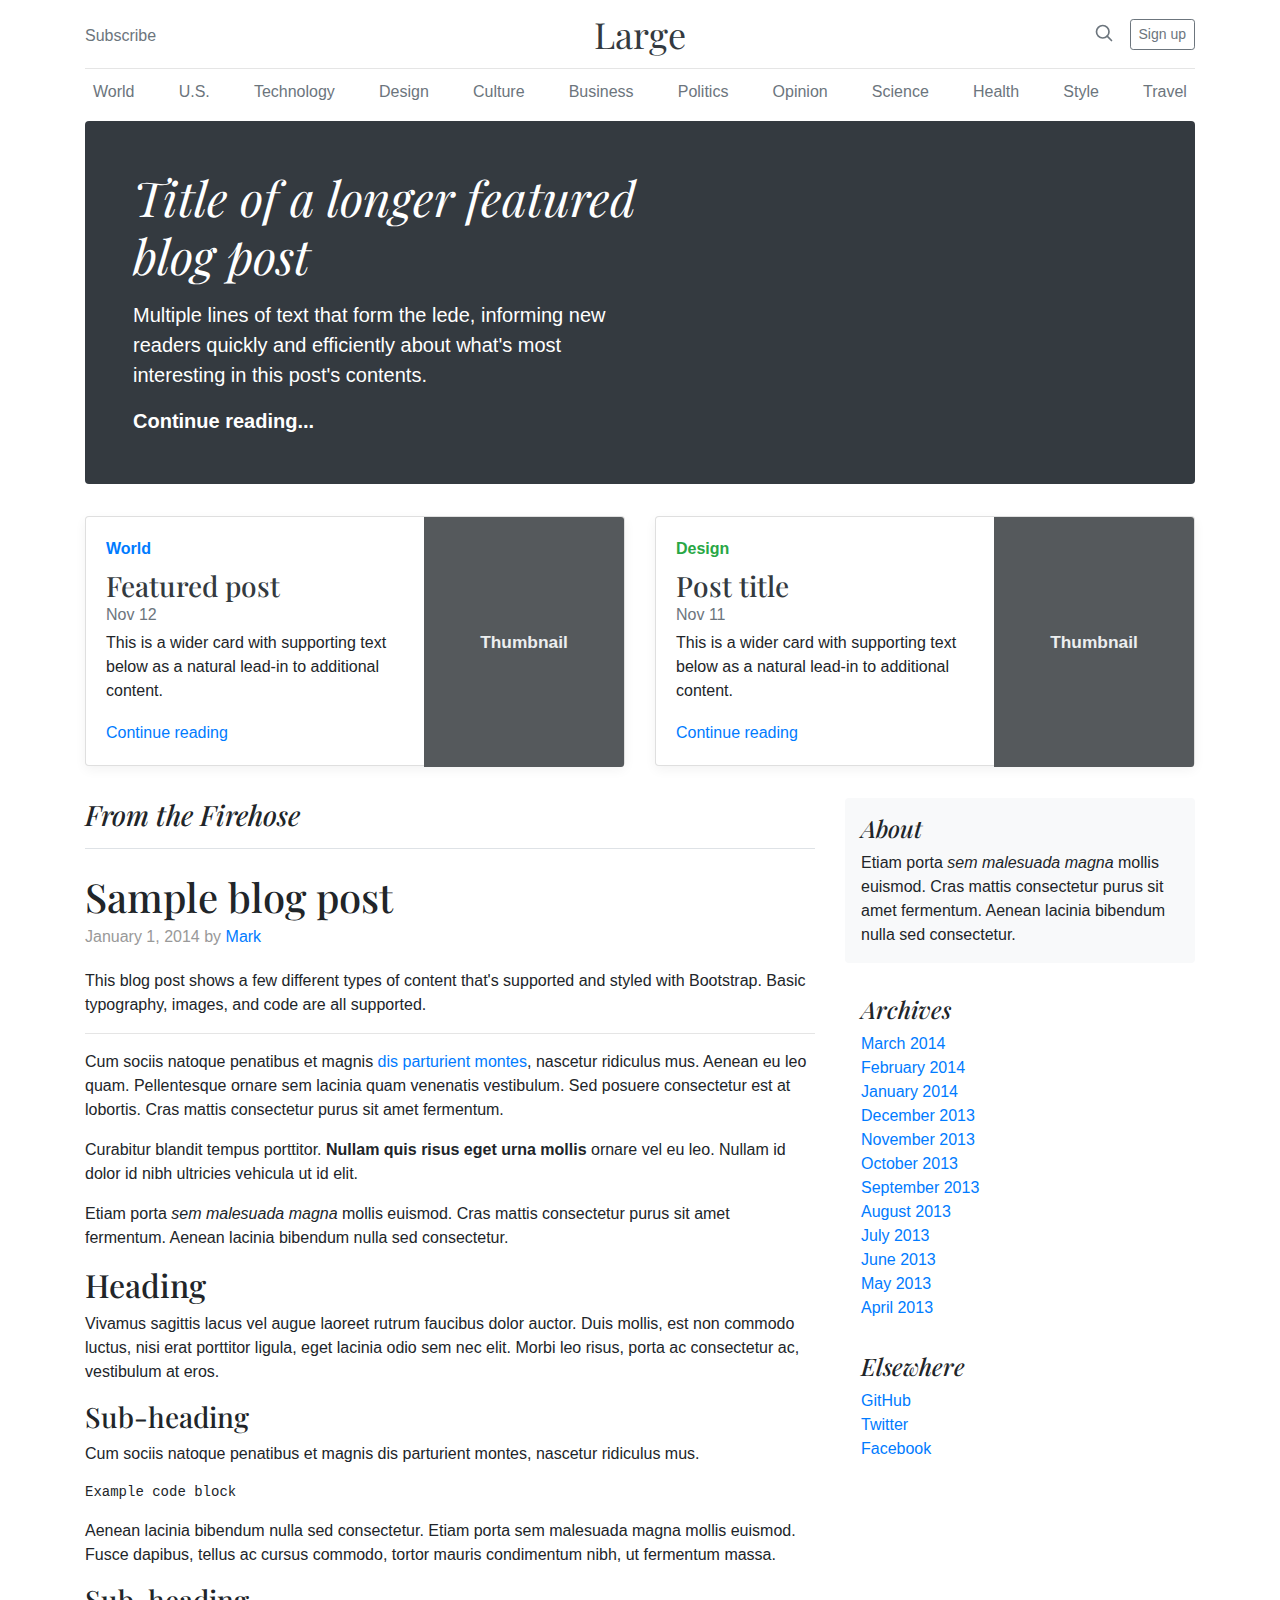
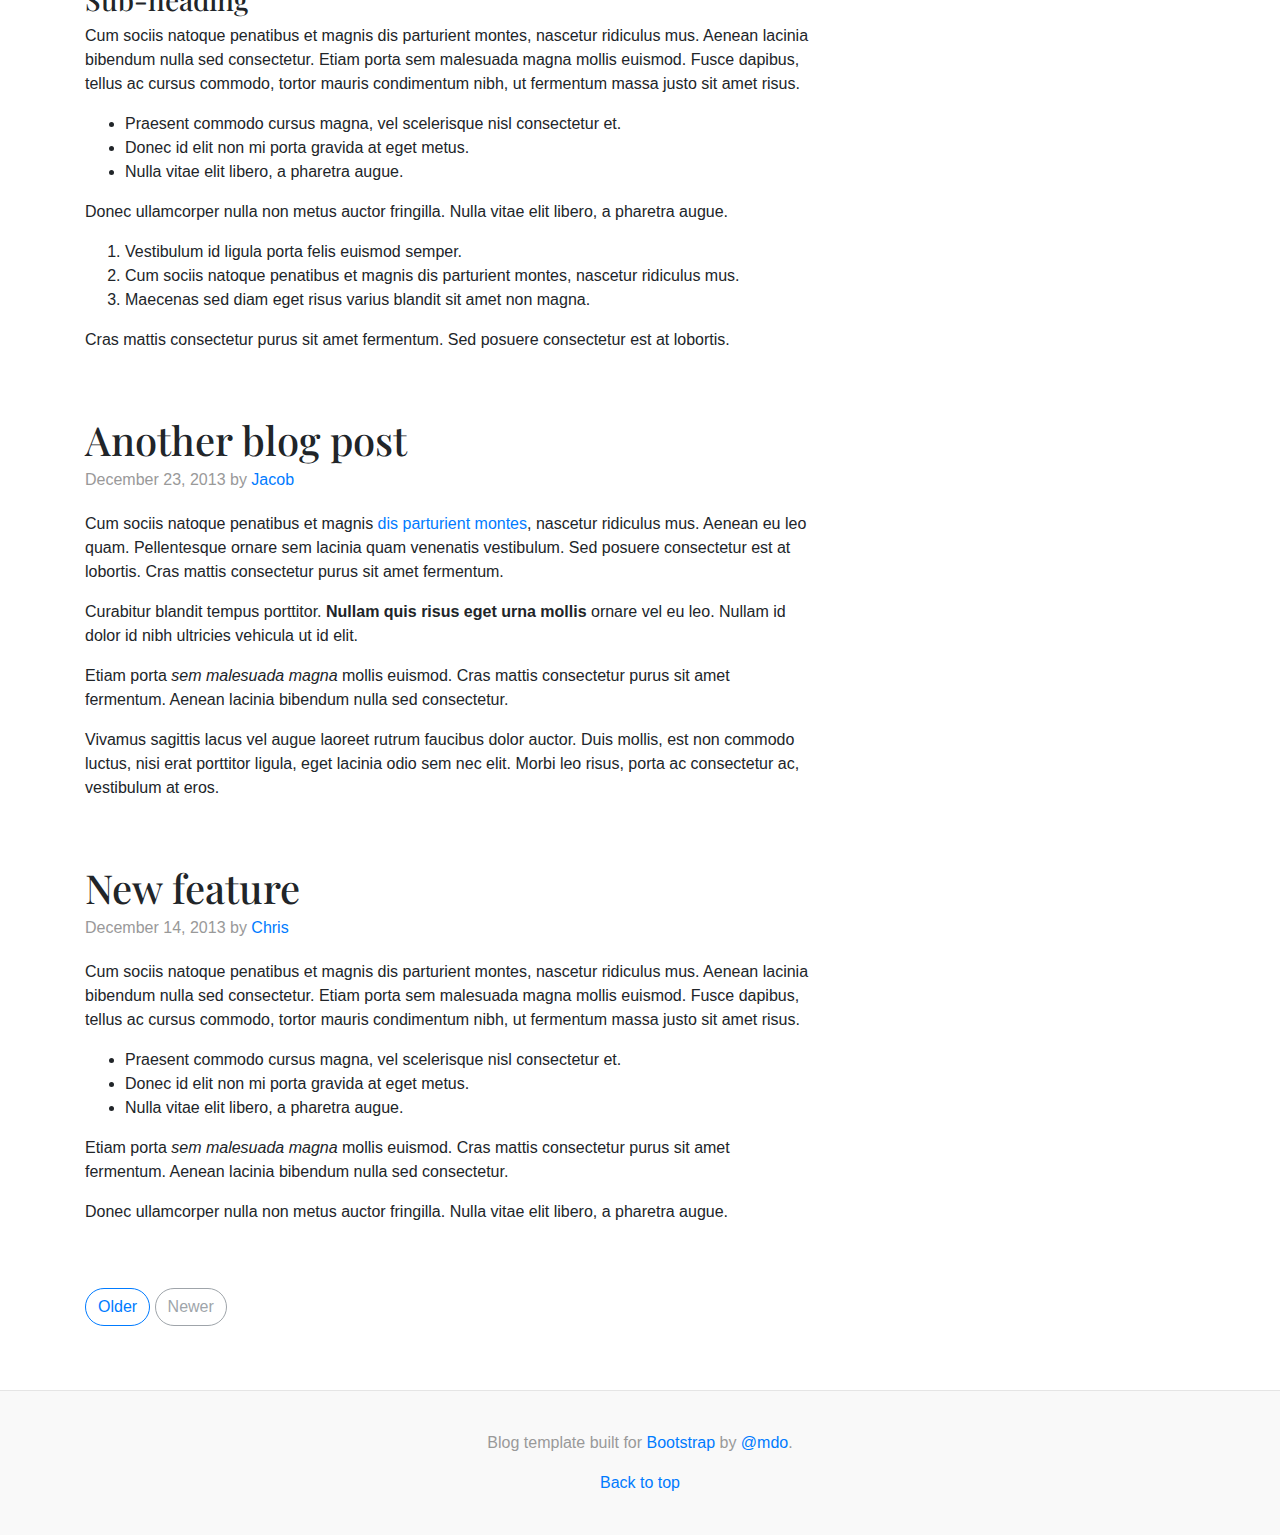
<file: bootstrap-4.0.0/docs/4.0/examples/blog/index.html>
<!doctype html>
<html lang="en">
  <head>
    <meta charset="utf-8">
    <meta name="viewport" content="width=device-width, initial-scale=1, shrink-to-fit=no">
    <meta name="description" content="">
    <meta name="author" content="">
    <link rel="icon" href="../../../../favicon.ico">

    <title>Blog Template for Bootstrap</title>

    <!-- Bootstrap core CSS -->
    <link href="../../../../dist/css/bootstrap.min.css" rel="stylesheet">

    <!-- Custom styles for this template -->
    <link href="https://fonts.googleapis.com/css?family=Playfair+Display:700,900" rel="stylesheet">
    <link href="blog.css" rel="stylesheet">
  </head>

  <body>

    <div class="container">
      <header class="blog-header py-3">
        <div class="row flex-nowrap justify-content-between align-items-center">
          <div class="col-4 pt-1">
            <a class="text-muted" href="#">Subscribe</a>
          </div>
          <div class="col-4 text-center">
            <a class="blog-header-logo text-dark" href="#">Large</a>
          </div>
          <div class="col-4 d-flex justify-content-end align-items-center">
            <a class="text-muted" href="#">
              <svg xmlns="http://www.w3.org/2000/svg" width="20" height="20" viewBox="0 0 24 24" fill="none" stroke="currentColor" stroke-width="2" stroke-linecap="round" stroke-linejoin="round" class="mx-3"><circle cx="10.5" cy="10.5" r="7.5"></circle><line x1="21" y1="21" x2="15.8" y2="15.8"></line></svg>
            </a>
            <a class="btn btn-sm btn-outline-secondary" href="#">Sign up</a>
          </div>
        </div>
      </header>

      <div class="nav-scroller py-1 mb-2">
        <nav class="nav d-flex justify-content-between">
          <a class="p-2 text-muted" href="#">World</a>
          <a class="p-2 text-muted" href="#">U.S.</a>
          <a class="p-2 text-muted" href="#">Technology</a>
          <a class="p-2 text-muted" href="#">Design</a>
          <a class="p-2 text-muted" href="#">Culture</a>
          <a class="p-2 text-muted" href="#">Business</a>
          <a class="p-2 text-muted" href="#">Politics</a>
          <a class="p-2 text-muted" href="#">Opinion</a>
          <a class="p-2 text-muted" href="#">Science</a>
          <a class="p-2 text-muted" href="#">Health</a>
          <a class="p-2 text-muted" href="#">Style</a>
          <a class="p-2 text-muted" href="#">Travel</a>
        </nav>
      </div>

      <div class="jumbotron p-3 p-md-5 text-white rounded bg-dark">
        <div class="col-md-6 px-0">
          <h1 class="display-4 font-italic">Title of a longer featured blog post</h1>
          <p class="lead my-3">Multiple lines of text that form the lede, informing new readers quickly and efficiently about what's most interesting in this post's contents.</p>
          <p class="lead mb-0"><a href="#" class="text-white font-weight-bold">Continue reading...</a></p>
        </div>
      </div>

      <div class="row mb-2">
        <div class="col-md-6">
          <div class="card flex-md-row mb-4 box-shadow h-md-250">
            <div class="card-body d-flex flex-column align-items-start">
              <strong class="d-inline-block mb-2 text-primary">World</strong>
              <h3 class="mb-0">
                <a class="text-dark" href="#">Featured post</a>
              </h3>
              <div class="mb-1 text-muted">Nov 12</div>
              <p class="card-text mb-auto">This is a wider card with supporting text below as a natural lead-in to additional content.</p>
              <a href="#">Continue reading</a>
            </div>
            <img class="card-img-right flex-auto d-none d-md-block" data-src="holder.js/200x250?theme=thumb" alt="Card image cap">
          </div>
        </div>
        <div class="col-md-6">
          <div class="card flex-md-row mb-4 box-shadow h-md-250">
            <div class="card-body d-flex flex-column align-items-start">
              <strong class="d-inline-block mb-2 text-success">Design</strong>
              <h3 class="mb-0">
                <a class="text-dark" href="#">Post title</a>
              </h3>
              <div class="mb-1 text-muted">Nov 11</div>
              <p class="card-text mb-auto">This is a wider card with supporting text below as a natural lead-in to additional content.</p>
              <a href="#">Continue reading</a>
            </div>
            <img class="card-img-right flex-auto d-none d-md-block" data-src="holder.js/200x250?theme=thumb" alt="Card image cap">
          </div>
        </div>
      </div>
    </div>

    <main role="main" class="container">
      <div class="row">
        <div class="col-md-8 blog-main">
          <h3 class="pb-3 mb-4 font-italic border-bottom">
            From the Firehose
          </h3>

          <div class="blog-post">
            <h2 class="blog-post-title">Sample blog post</h2>
            <p class="blog-post-meta">January 1, 2014 by <a href="#">Mark</a></p>

            <p>This blog post shows a few different types of content that's supported and styled with Bootstrap. Basic typography, images, and code are all supported.</p>
            <hr>
            <p>Cum sociis natoque penatibus et magnis <a href="#">dis parturient montes</a>, nascetur ridiculus mus. Aenean eu leo quam. Pellentesque ornare sem lacinia quam venenatis vestibulum. Sed posuere consectetur est at lobortis. Cras mattis consectetur purus sit amet fermentum.</p>
            <blockquote>
              <p>Curabitur blandit tempus porttitor. <strong>Nullam quis risus eget urna mollis</strong> ornare vel eu leo. Nullam id dolor id nibh ultricies vehicula ut id elit.</p>
            </blockquote>
            <p>Etiam porta <em>sem malesuada magna</em> mollis euismod. Cras mattis consectetur purus sit amet fermentum. Aenean lacinia bibendum nulla sed consectetur.</p>
            <h2>Heading</h2>
            <p>Vivamus sagittis lacus vel augue laoreet rutrum faucibus dolor auctor. Duis mollis, est non commodo luctus, nisi erat porttitor ligula, eget lacinia odio sem nec elit. Morbi leo risus, porta ac consectetur ac, vestibulum at eros.</p>
            <h3>Sub-heading</h3>
            <p>Cum sociis natoque penatibus et magnis dis parturient montes, nascetur ridiculus mus.</p>
            <pre><code>Example code block</code></pre>
            <p>Aenean lacinia bibendum nulla sed consectetur. Etiam porta sem malesuada magna mollis euismod. Fusce dapibus, tellus ac cursus commodo, tortor mauris condimentum nibh, ut fermentum massa.</p>
            <h3>Sub-heading</h3>
            <p>Cum sociis natoque penatibus et magnis dis parturient montes, nascetur ridiculus mus. Aenean lacinia bibendum nulla sed consectetur. Etiam porta sem malesuada magna mollis euismod. Fusce dapibus, tellus ac cursus commodo, tortor mauris condimentum nibh, ut fermentum massa justo sit amet risus.</p>
            <ul>
              <li>Praesent commodo cursus magna, vel scelerisque nisl consectetur et.</li>
              <li>Donec id elit non mi porta gravida at eget metus.</li>
              <li>Nulla vitae elit libero, a pharetra augue.</li>
            </ul>
            <p>Donec ullamcorper nulla non metus auctor fringilla. Nulla vitae elit libero, a pharetra augue.</p>
            <ol>
              <li>Vestibulum id ligula porta felis euismod semper.</li>
              <li>Cum sociis natoque penatibus et magnis dis parturient montes, nascetur ridiculus mus.</li>
              <li>Maecenas sed diam eget risus varius blandit sit amet non magna.</li>
            </ol>
            <p>Cras mattis consectetur purus sit amet fermentum. Sed posuere consectetur est at lobortis.</p>
          </div><!-- /.blog-post -->

          <div class="blog-post">
            <h2 class="blog-post-title">Another blog post</h2>
            <p class="blog-post-meta">December 23, 2013 by <a href="#">Jacob</a></p>

            <p>Cum sociis natoque penatibus et magnis <a href="#">dis parturient montes</a>, nascetur ridiculus mus. Aenean eu leo quam. Pellentesque ornare sem lacinia quam venenatis vestibulum. Sed posuere consectetur est at lobortis. Cras mattis consectetur purus sit amet fermentum.</p>
            <blockquote>
              <p>Curabitur blandit tempus porttitor. <strong>Nullam quis risus eget urna mollis</strong> ornare vel eu leo. Nullam id dolor id nibh ultricies vehicula ut id elit.</p>
            </blockquote>
            <p>Etiam porta <em>sem malesuada magna</em> mollis euismod. Cras mattis consectetur purus sit amet fermentum. Aenean lacinia bibendum nulla sed consectetur.</p>
            <p>Vivamus sagittis lacus vel augue laoreet rutrum faucibus dolor auctor. Duis mollis, est non commodo luctus, nisi erat porttitor ligula, eget lacinia odio sem nec elit. Morbi leo risus, porta ac consectetur ac, vestibulum at eros.</p>
          </div><!-- /.blog-post -->

          <div class="blog-post">
            <h2 class="blog-post-title">New feature</h2>
            <p class="blog-post-meta">December 14, 2013 by <a href="#">Chris</a></p>

            <p>Cum sociis natoque penatibus et magnis dis parturient montes, nascetur ridiculus mus. Aenean lacinia bibendum nulla sed consectetur. Etiam porta sem malesuada magna mollis euismod. Fusce dapibus, tellus ac cursus commodo, tortor mauris condimentum nibh, ut fermentum massa justo sit amet risus.</p>
            <ul>
              <li>Praesent commodo cursus magna, vel scelerisque nisl consectetur et.</li>
              <li>Donec id elit non mi porta gravida at eget metus.</li>
              <li>Nulla vitae elit libero, a pharetra augue.</li>
            </ul>
            <p>Etiam porta <em>sem malesuada magna</em> mollis euismod. Cras mattis consectetur purus sit amet fermentum. Aenean lacinia bibendum nulla sed consectetur.</p>
            <p>Donec ullamcorper nulla non metus auctor fringilla. Nulla vitae elit libero, a pharetra augue.</p>
          </div><!-- /.blog-post -->

          <nav class="blog-pagination">
            <a class="btn btn-outline-primary" href="#">Older</a>
            <a class="btn btn-outline-secondary disabled" href="#">Newer</a>
          </nav>

        </div><!-- /.blog-main -->

        <aside class="col-md-4 blog-sidebar">
          <div class="p-3 mb-3 bg-light rounded">
            <h4 class="font-italic">About</h4>
            <p class="mb-0">Etiam porta <em>sem malesuada magna</em> mollis euismod. Cras mattis consectetur purus sit amet fermentum. Aenean lacinia bibendum nulla sed consectetur.</p>
          </div>

          <div class="p-3">
            <h4 class="font-italic">Archives</h4>
            <ol class="list-unstyled mb-0">
              <li><a href="#">March 2014</a></li>
              <li><a href="#">February 2014</a></li>
              <li><a href="#">January 2014</a></li>
              <li><a href="#">December 2013</a></li>
              <li><a href="#">November 2013</a></li>
              <li><a href="#">October 2013</a></li>
              <li><a href="#">September 2013</a></li>
              <li><a href="#">August 2013</a></li>
              <li><a href="#">July 2013</a></li>
              <li><a href="#">June 2013</a></li>
              <li><a href="#">May 2013</a></li>
              <li><a href="#">April 2013</a></li>
            </ol>
          </div>

          <div class="p-3">
            <h4 class="font-italic">Elsewhere</h4>
            <ol class="list-unstyled">
              <li><a href="#">GitHub</a></li>
              <li><a href="#">Twitter</a></li>
              <li><a href="#">Facebook</a></li>
            </ol>
          </div>
        </aside><!-- /.blog-sidebar -->

      </div><!-- /.row -->

    </main><!-- /.container -->

    <footer class="blog-footer">
      <p>Blog template built for <a href="https://getbootstrap.com/">Bootstrap</a> by <a href="https://twitter.com/mdo">@mdo</a>.</p>
      <p>
        <a href="#">Back to top</a>
      </p>
    </footer>

    <!-- Bootstrap core JavaScript
    ================================================== -->
    <!-- Placed at the end of the document so the pages load faster -->
    <script src="https://code.jquery.com/jquery-3.2.1.slim.min.js" integrity="sha384-KJ3o2DKtIkvYIK3UENzmM7KCkRr/rE9/Qpg6aAZGJwFDMVNA/GpGFF93hXpG5KkN" crossorigin="anonymous"></script>
    <script>window.jQuery || document.write('<script src="../../../../assets/js/vendor/jquery-slim.min.js"><\/script>')</script>
    <script src="../../../../assets/js/vendor/popper.min.js"></script>
    <script src="../../../../dist/js/bootstrap.min.js"></script>
    <script src="../../../../assets/js/vendor/holder.min.js"></script>
    <script>
      Holder.addTheme('thumb', {
        bg: '#55595c',
        fg: '#eceeef',
        text: 'Thumbnail'
      });
    </script>
  </body>
</html>
</file>
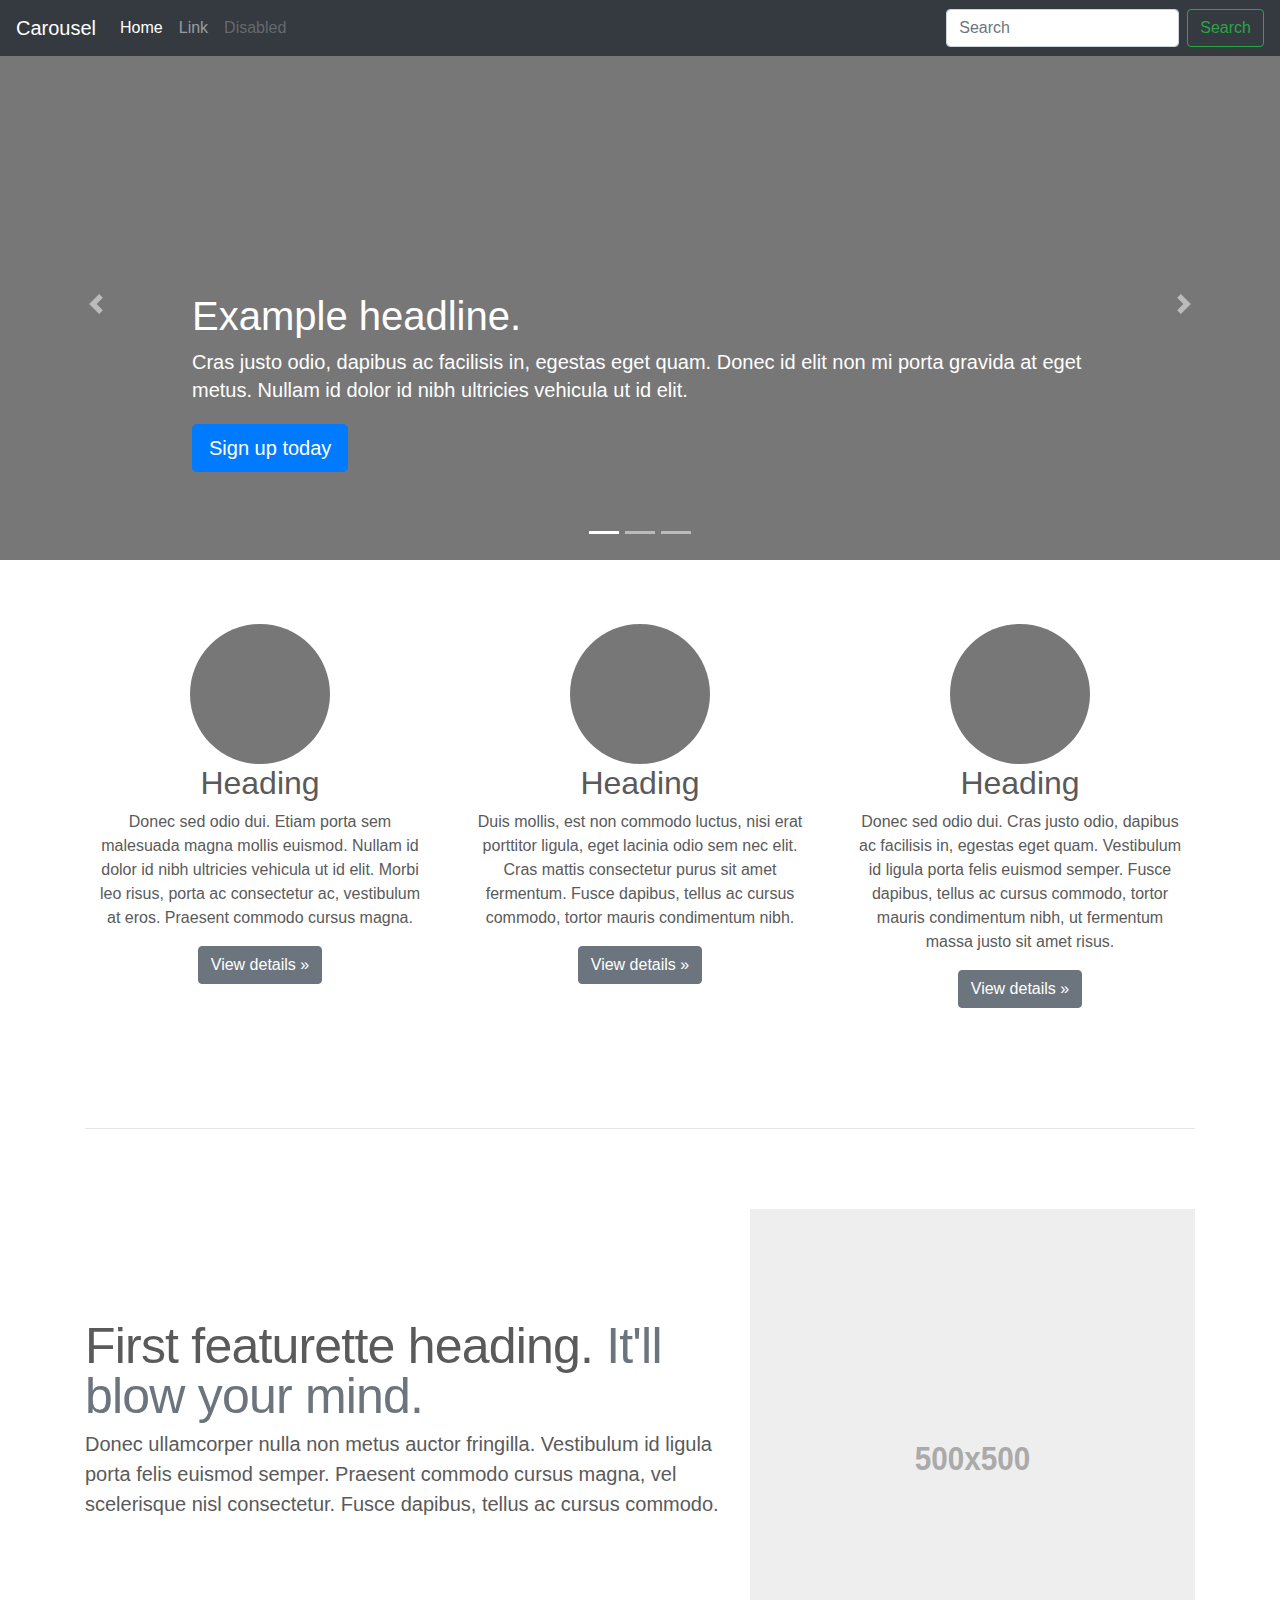
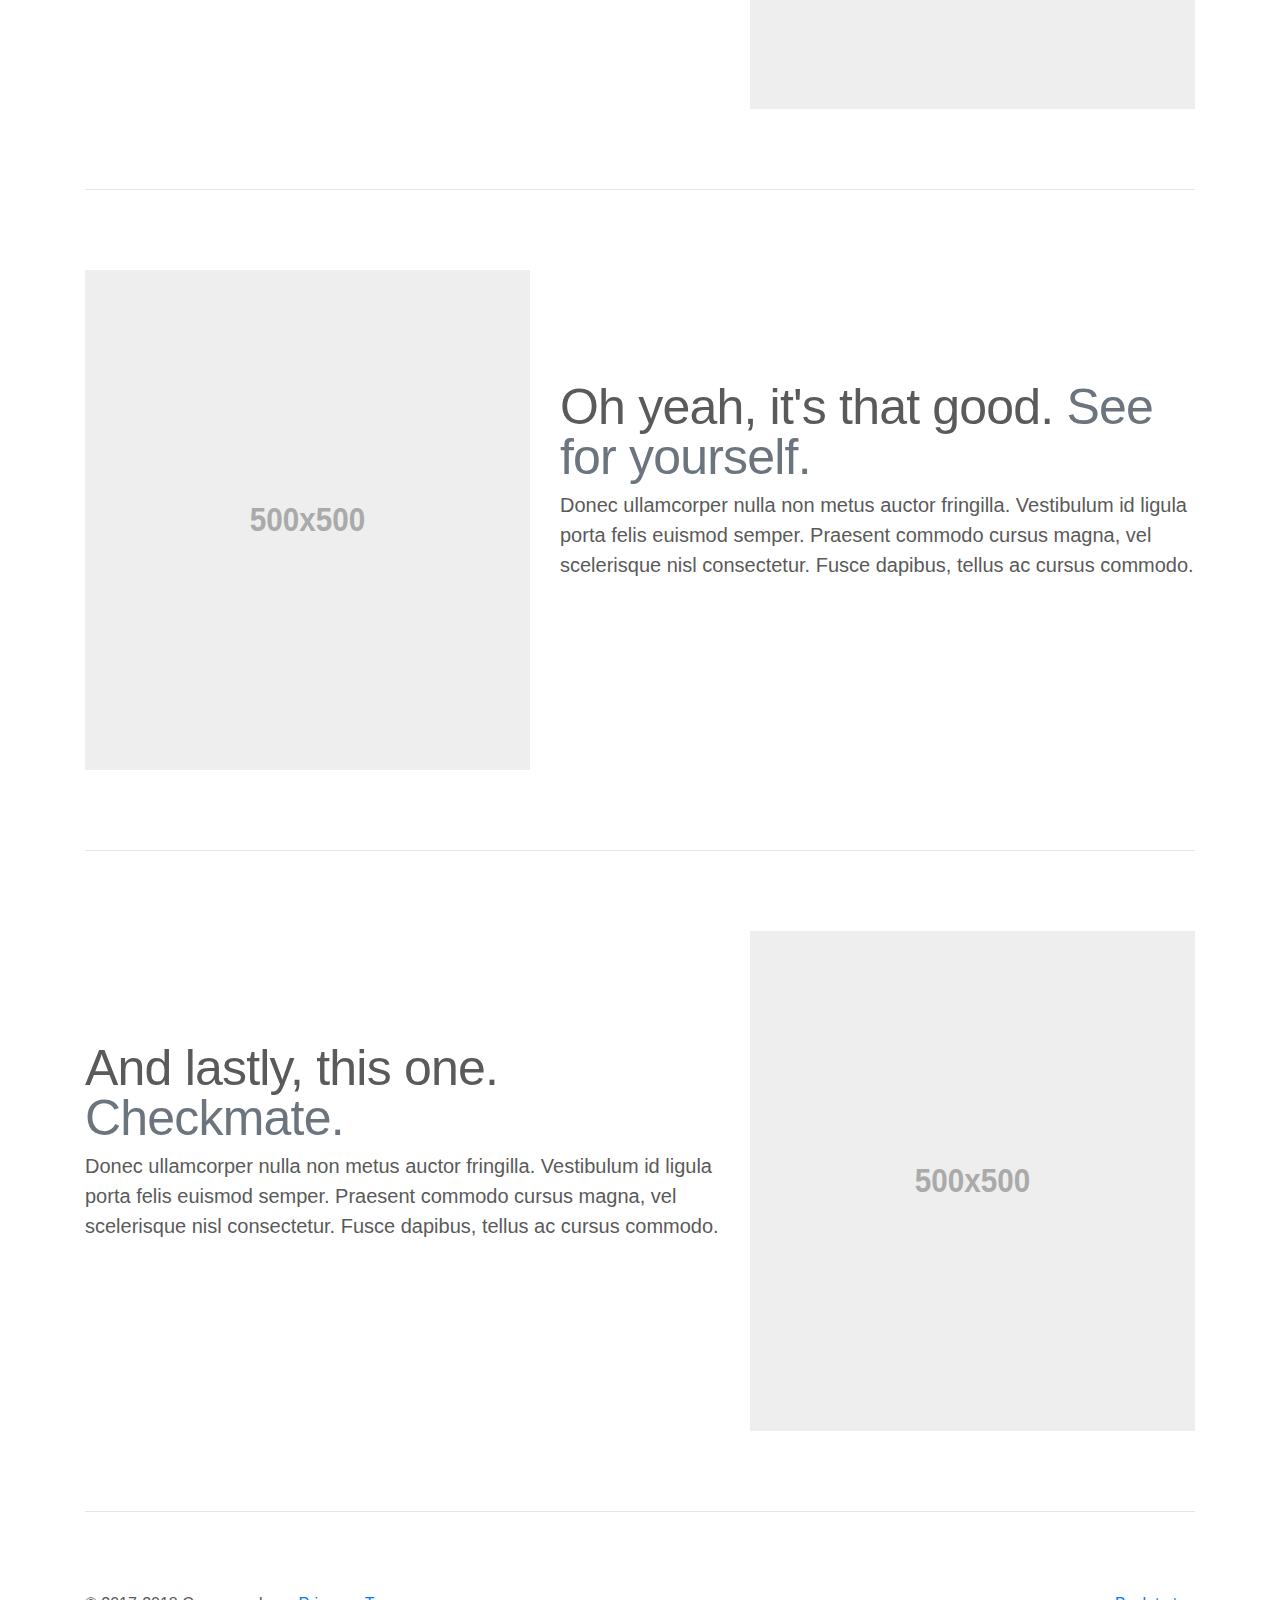
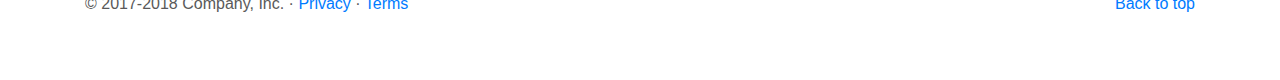
<file: bootstrap-4.0.0/docs/4.0/examples/carousel/index.html>
<!doctype html>
<html lang="en">
  <head>
    <meta charset="utf-8">
    <meta name="viewport" content="width=device-width, initial-scale=1, shrink-to-fit=no">
    <meta name="description" content="">
    <meta name="author" content="">
    <link rel="icon" href="../../../../favicon.ico">

    <title>Carousel Template for Bootstrap</title>

    <!-- Bootstrap core CSS -->
    <link href="../../../../dist/css/bootstrap.min.css" rel="stylesheet">

    <!-- Custom styles for this template -->
    <link href="carousel.css" rel="stylesheet">
  </head>
  <body>

    <header>
      <nav class="navbar navbar-expand-md navbar-dark fixed-top bg-dark">
        <a class="navbar-brand" href="#">Carousel</a>
        <button class="navbar-toggler" type="button" data-toggle="collapse" data-target="#navbarCollapse" aria-controls="navbarCollapse" aria-expanded="false" aria-label="Toggle navigation">
          <span class="navbar-toggler-icon"></span>
        </button>
        <div class="collapse navbar-collapse" id="navbarCollapse">
          <ul class="navbar-nav mr-auto">
            <li class="nav-item active">
              <a class="nav-link" href="#">Home <span class="sr-only">(current)</span></a>
            </li>
            <li class="nav-item">
              <a class="nav-link" href="#">Link</a>
            </li>
            <li class="nav-item">
              <a class="nav-link disabled" href="#">Disabled</a>
            </li>
          </ul>
          <form class="form-inline mt-2 mt-md-0">
            <input class="form-control mr-sm-2" type="text" placeholder="Search" aria-label="Search">
            <button class="btn btn-outline-success my-2 my-sm-0" type="submit">Search</button>
          </form>
        </div>
      </nav>
    </header>

    <main role="main">

      <div id="myCarousel" class="carousel slide" data-ride="carousel">
        <ol class="carousel-indicators">
          <li data-target="#myCarousel" data-slide-to="0" class="active"></li>
          <li data-target="#myCarousel" data-slide-to="1"></li>
          <li data-target="#myCarousel" data-slide-to="2"></li>
        </ol>
        <div class="carousel-inner">
          <div class="carousel-item active">
            <img class="first-slide" src="[data-uri]" alt="First slide">
            <div class="container">
              <div class="carousel-caption text-left">
                <h1>Example headline.</h1>
                <p>Cras justo odio, dapibus ac facilisis in, egestas eget quam. Donec id elit non mi porta gravida at eget metus. Nullam id dolor id nibh ultricies vehicula ut id elit.</p>
                <p><a class="btn btn-lg btn-primary" href="#" role="button">Sign up today</a></p>
              </div>
            </div>
          </div>
          <div class="carousel-item">
            <img class="second-slide" src="[data-uri]" alt="Second slide">
            <div class="container">
              <div class="carousel-caption">
                <h1>Another example headline.</h1>
                <p>Cras justo odio, dapibus ac facilisis in, egestas eget quam. Donec id elit non mi porta gravida at eget metus. Nullam id dolor id nibh ultricies vehicula ut id elit.</p>
                <p><a class="btn btn-lg btn-primary" href="#" role="button">Learn more</a></p>
              </div>
            </div>
          </div>
          <div class="carousel-item">
            <img class="third-slide" src="[data-uri]" alt="Third slide">
            <div class="container">
              <div class="carousel-caption text-right">
                <h1>One more for good measure.</h1>
                <p>Cras justo odio, dapibus ac facilisis in, egestas eget quam. Donec id elit non mi porta gravida at eget metus. Nullam id dolor id nibh ultricies vehicula ut id elit.</p>
                <p><a class="btn btn-lg btn-primary" href="#" role="button">Browse gallery</a></p>
              </div>
            </div>
          </div>
        </div>
        <a class="carousel-control-prev" href="#myCarousel" role="button" data-slide="prev">
          <span class="carousel-control-prev-icon" aria-hidden="true"></span>
          <span class="sr-only">Previous</span>
        </a>
        <a class="carousel-control-next" href="#myCarousel" role="button" data-slide="next">
          <span class="carousel-control-next-icon" aria-hidden="true"></span>
          <span class="sr-only">Next</span>
        </a>
      </div>


      <!-- Marketing messaging and featurettes
      ================================================== -->
      <!-- Wrap the rest of the page in another container to center all the content. -->

      <div class="container marketing">

        <!-- Three columns of text below the carousel -->
        <div class="row">
          <div class="col-lg-4">
            <img class="rounded-circle" src="[data-uri]" alt="Generic placeholder image" width="140" height="140">
            <h2>Heading</h2>
            <p>Donec sed odio dui. Etiam porta sem malesuada magna mollis euismod. Nullam id dolor id nibh ultricies vehicula ut id elit. Morbi leo risus, porta ac consectetur ac, vestibulum at eros. Praesent commodo cursus magna.</p>
            <p><a class="btn btn-secondary" href="#" role="button">View details &raquo;</a></p>
          </div><!-- /.col-lg-4 -->
          <div class="col-lg-4">
            <img class="rounded-circle" src="[data-uri]" alt="Generic placeholder image" width="140" height="140">
            <h2>Heading</h2>
            <p>Duis mollis, est non commodo luctus, nisi erat porttitor ligula, eget lacinia odio sem nec elit. Cras mattis consectetur purus sit amet fermentum. Fusce dapibus, tellus ac cursus commodo, tortor mauris condimentum nibh.</p>
            <p><a class="btn btn-secondary" href="#" role="button">View details &raquo;</a></p>
          </div><!-- /.col-lg-4 -->
          <div class="col-lg-4">
            <img class="rounded-circle" src="[data-uri]" alt="Generic placeholder image" width="140" height="140">
            <h2>Heading</h2>
            <p>Donec sed odio dui. Cras justo odio, dapibus ac facilisis in, egestas eget quam. Vestibulum id ligula porta felis euismod semper. Fusce dapibus, tellus ac cursus commodo, tortor mauris condimentum nibh, ut fermentum massa justo sit amet risus.</p>
            <p><a class="btn btn-secondary" href="#" role="button">View details &raquo;</a></p>
          </div><!-- /.col-lg-4 -->
        </div><!-- /.row -->


        <!-- START THE FEATURETTES -->

        <hr class="featurette-divider">

        <div class="row featurette">
          <div class="col-md-7">
            <h2 class="featurette-heading">First featurette heading. <span class="text-muted">It'll blow your mind.</span></h2>
            <p class="lead">Donec ullamcorper nulla non metus auctor fringilla. Vestibulum id ligula porta felis euismod semper. Praesent commodo cursus magna, vel scelerisque nisl consectetur. Fusce dapibus, tellus ac cursus commodo.</p>
          </div>
          <div class="col-md-5">
            <img class="featurette-image img-fluid mx-auto" data-src="holder.js/500x500/auto" alt="Generic placeholder image">
          </div>
        </div>

        <hr class="featurette-divider">

        <div class="row featurette">
          <div class="col-md-7 order-md-2">
            <h2 class="featurette-heading">Oh yeah, it's that good. <span class="text-muted">See for yourself.</span></h2>
            <p class="lead">Donec ullamcorper nulla non metus auctor fringilla. Vestibulum id ligula porta felis euismod semper. Praesent commodo cursus magna, vel scelerisque nisl consectetur. Fusce dapibus, tellus ac cursus commodo.</p>
          </div>
          <div class="col-md-5 order-md-1">
            <img class="featurette-image img-fluid mx-auto" data-src="holder.js/500x500/auto" alt="Generic placeholder image">
          </div>
        </div>

        <hr class="featurette-divider">

        <div class="row featurette">
          <div class="col-md-7">
            <h2 class="featurette-heading">And lastly, this one. <span class="text-muted">Checkmate.</span></h2>
            <p class="lead">Donec ullamcorper nulla non metus auctor fringilla. Vestibulum id ligula porta felis euismod semper. Praesent commodo cursus magna, vel scelerisque nisl consectetur. Fusce dapibus, tellus ac cursus commodo.</p>
          </div>
          <div class="col-md-5">
            <img class="featurette-image img-fluid mx-auto" data-src="holder.js/500x500/auto" alt="Generic placeholder image">
          </div>
        </div>

        <hr class="featurette-divider">

        <!-- /END THE FEATURETTES -->

      </div><!-- /.container -->


      <!-- FOOTER -->
      <footer class="container">
        <p class="float-right"><a href="#">Back to top</a></p>
        <p>&copy; 2017-2018 Company, Inc. &middot; <a href="#">Privacy</a> &middot; <a href="#">Terms</a></p>
      </footer>
    </main>

    <!-- Bootstrap core JavaScript
    ================================================== -->
    <!-- Placed at the end of the document so the pages load faster -->
    <script src="https://code.jquery.com/jquery-3.2.1.slim.min.js" integrity="sha384-KJ3o2DKtIkvYIK3UENzmM7KCkRr/rE9/Qpg6aAZGJwFDMVNA/GpGFF93hXpG5KkN" crossorigin="anonymous"></script>
    <script>window.jQuery || document.write('<script src="../../../../assets/js/vendor/jquery-slim.min.js"><\/script>')</script>
    <script src="../../../../assets/js/vendor/popper.min.js"></script>
    <script src="../../../../dist/js/bootstrap.min.js"></script>
    <!-- Just to make our placeholder images work. Don't actually copy the next line! -->
    <script src="../../../../assets/js/vendor/holder.min.js"></script>
  </body>
</html>
</file>
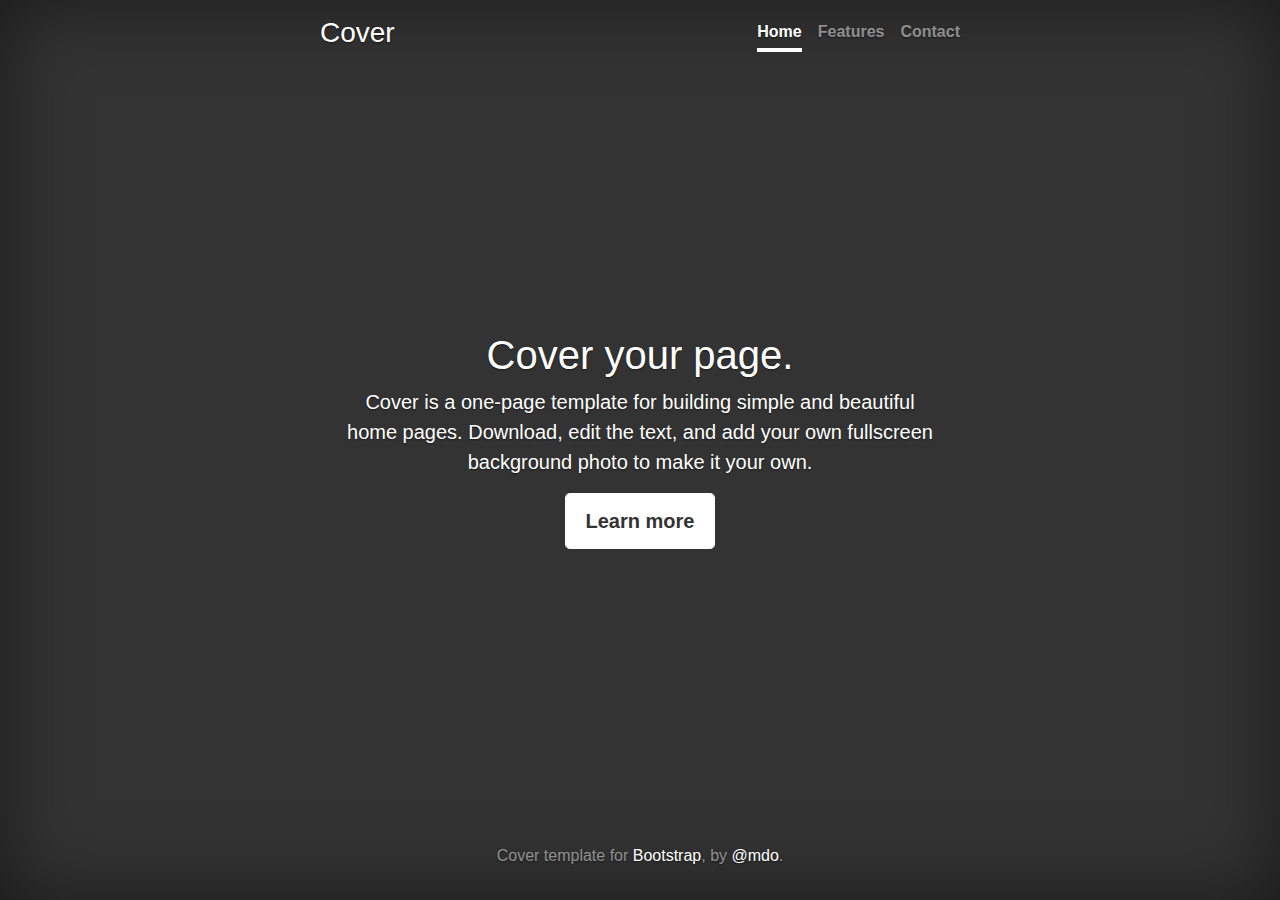
<file: bootstrap-4.0.0/docs/4.0/examples/cover/index.html>
<!doctype html>
<html lang="en">
  <head>
    <meta charset="utf-8">
    <meta name="viewport" content="width=device-width, initial-scale=1, shrink-to-fit=no">
    <meta name="description" content="">
    <meta name="author" content="">
    <link rel="icon" href="../../../../favicon.ico">

    <title>Cover Template for Bootstrap</title>

    <!-- Bootstrap core CSS -->
    <link href="../../../../dist/css/bootstrap.min.css" rel="stylesheet">

    <!-- Custom styles for this template -->
    <link href="cover.css" rel="stylesheet">
  </head>

  <body class="text-center">

    <div class="cover-container d-flex h-100 p-3 mx-auto flex-column">
      <header class="masthead mb-auto">
        <div class="inner">
          <h3 class="masthead-brand">Cover</h3>
          <nav class="nav nav-masthead justify-content-center">
            <a class="nav-link active" href="#">Home</a>
            <a class="nav-link" href="#">Features</a>
            <a class="nav-link" href="#">Contact</a>
          </nav>
        </div>
      </header>

      <main role="main" class="inner cover">
        <h1 class="cover-heading">Cover your page.</h1>
        <p class="lead">Cover is a one-page template for building simple and beautiful home pages. Download, edit the text, and add your own fullscreen background photo to make it your own.</p>
        <p class="lead">
          <a href="#" class="btn btn-lg btn-secondary">Learn more</a>
        </p>
      </main>

      <footer class="mastfoot mt-auto">
        <div class="inner">
          <p>Cover template for <a href="https://getbootstrap.com/">Bootstrap</a>, by <a href="https://twitter.com/mdo">@mdo</a>.</p>
        </div>
      </footer>
    </div>


    <!-- Bootstrap core JavaScript
    ================================================== -->
    <!-- Placed at the end of the document so the pages load faster -->
    <script src="https://code.jquery.com/jquery-3.2.1.slim.min.js" integrity="sha384-KJ3o2DKtIkvYIK3UENzmM7KCkRr/rE9/Qpg6aAZGJwFDMVNA/GpGFF93hXpG5KkN" crossorigin="anonymous"></script>
    <script>window.jQuery || document.write('<script src="../../../../assets/js/vendor/jquery-slim.min.js"><\/script>')</script>
    <script src="../../../../assets/js/vendor/popper.min.js"></script>
    <script src="../../../../dist/js/bootstrap.min.js"></script>
  </body>
</html>
</file>
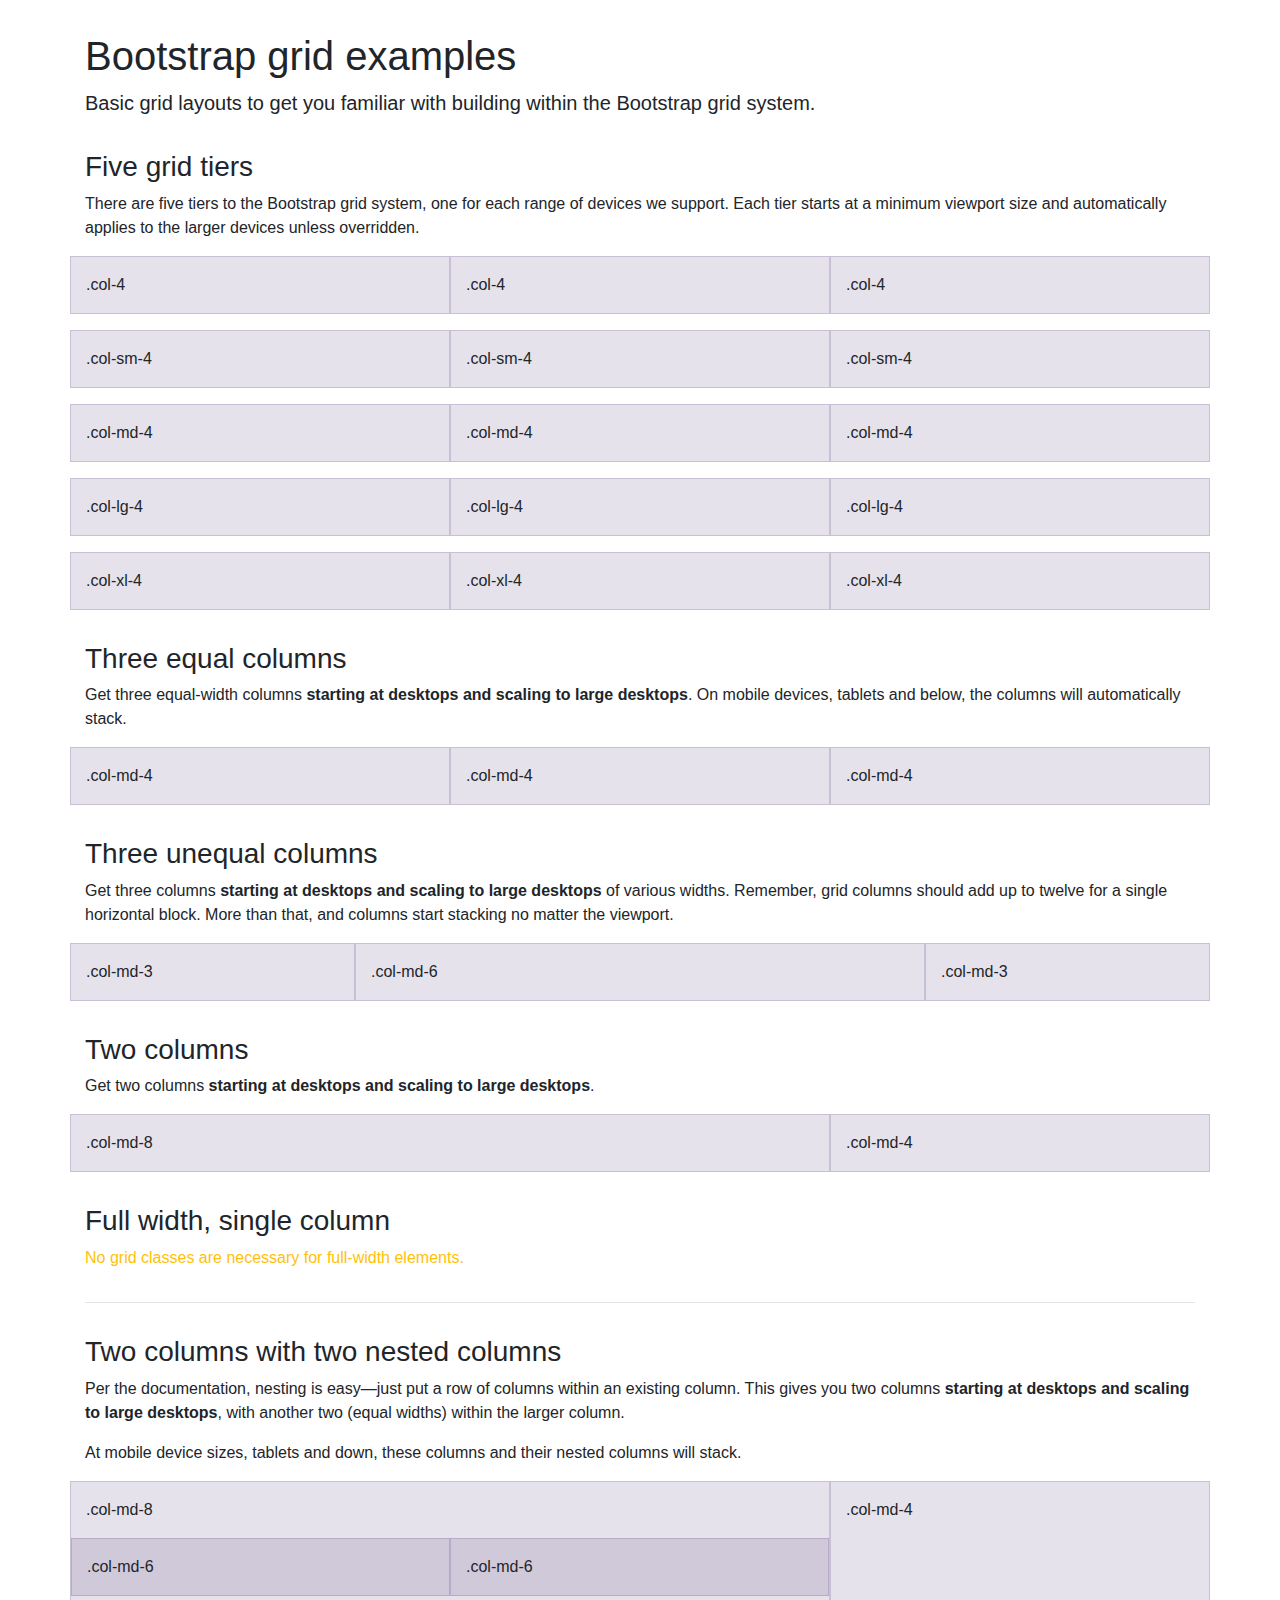
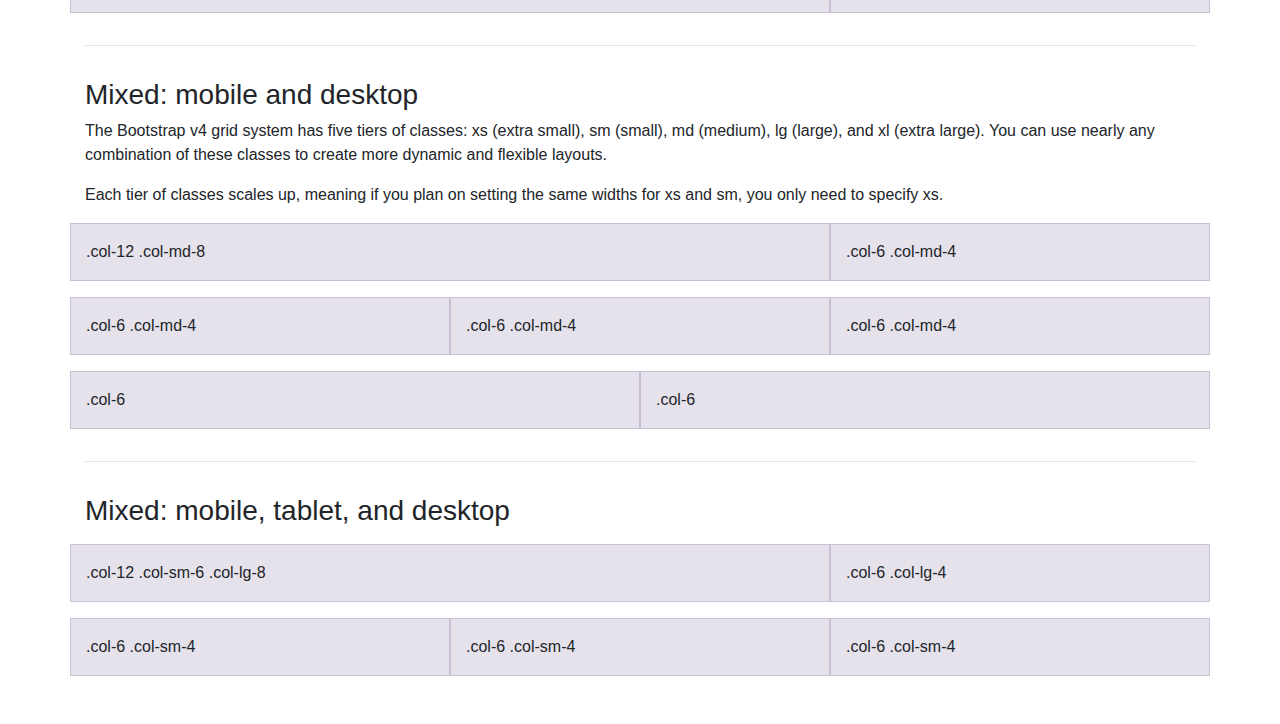
<file: bootstrap-4.0.0/docs/4.0/examples/grid/index.html>
<!doctype html>
<html lang="en">
  <head>
    <meta charset="utf-8">
    <meta name="viewport" content="width=device-width, initial-scale=1, shrink-to-fit=no">
    <meta name="description" content="">
    <meta name="author" content="">
    <link rel="icon" href="../../../../favicon.ico">

    <title>Grid Template for Bootstrap</title>

    <!-- Bootstrap core CSS -->
    <link href="../../../../dist/css/bootstrap.min.css" rel="stylesheet">

    <!-- Custom styles for this template -->
    <link href="grid.css" rel="stylesheet">
  </head>

  <body>
    <div class="container">

      <h1>Bootstrap grid examples</h1>
      <p class="lead">Basic grid layouts to get you familiar with building within the Bootstrap grid system.</p>

      <h3>Five grid tiers</h3>
      <p>There are five tiers to the Bootstrap grid system, one for each range of devices we support. Each tier starts at a minimum viewport size and automatically applies to the larger devices unless overridden.</p>

      <div class="row">
        <div class="col-4">.col-4</div>
        <div class="col-4">.col-4</div>
        <div class="col-4">.col-4</div>
      </div>

      <div class="row">
        <div class="col-sm-4">.col-sm-4</div>
        <div class="col-sm-4">.col-sm-4</div>
        <div class="col-sm-4">.col-sm-4</div>
      </div>

      <div class="row">
        <div class="col-md-4">.col-md-4</div>
        <div class="col-md-4">.col-md-4</div>
        <div class="col-md-4">.col-md-4</div>
      </div>

      <div class="row">
        <div class="col-lg-4">.col-lg-4</div>
        <div class="col-lg-4">.col-lg-4</div>
        <div class="col-lg-4">.col-lg-4</div>
      </div>

      <div class="row">
        <div class="col-xl-4">.col-xl-4</div>
        <div class="col-xl-4">.col-xl-4</div>
        <div class="col-xl-4">.col-xl-4</div>
      </div>

      <h3>Three equal columns</h3>
      <p>Get three equal-width columns <strong>starting at desktops and scaling to large desktops</strong>. On mobile devices, tablets and below, the columns will automatically stack.</p>
      <div class="row">
        <div class="col-md-4">.col-md-4</div>
        <div class="col-md-4">.col-md-4</div>
        <div class="col-md-4">.col-md-4</div>
      </div>

      <h3>Three unequal columns</h3>
      <p>Get three columns <strong>starting at desktops and scaling to large desktops</strong> of various widths. Remember, grid columns should add up to twelve for a single horizontal block. More than that, and columns start stacking no matter the viewport.</p>
      <div class="row">
        <div class="col-md-3">.col-md-3</div>
        <div class="col-md-6">.col-md-6</div>
        <div class="col-md-3">.col-md-3</div>
      </div>

      <h3>Two columns</h3>
      <p>Get two columns <strong>starting at desktops and scaling to large desktops</strong>.</p>
      <div class="row">
        <div class="col-md-8">.col-md-8</div>
        <div class="col-md-4">.col-md-4</div>
      </div>

      <h3>Full width, single column</h3>
      <p class="text-warning">No grid classes are necessary for full-width elements.</p>

      <hr>

      <h3>Two columns with two nested columns</h3>
      <p>Per the documentation, nesting is easy—just put a row of columns within an existing column. This gives you two columns <strong>starting at desktops and scaling to large desktops</strong>, with another two (equal widths) within the larger column.</p>
      <p>At mobile device sizes, tablets and down, these columns and their nested columns will stack.</p>
      <div class="row">
        <div class="col-md-8">
          .col-md-8
          <div class="row">
            <div class="col-md-6">.col-md-6</div>
            <div class="col-md-6">.col-md-6</div>
          </div>
        </div>
        <div class="col-md-4">.col-md-4</div>
      </div>

      <hr>

      <h3>Mixed: mobile and desktop</h3>
      <p>The Bootstrap v4 grid system has five tiers of classes: xs (extra small), sm (small), md (medium), lg (large), and xl (extra large). You can use nearly any combination of these classes to create more dynamic and flexible layouts.</p>
      <p>Each tier of classes scales up, meaning if you plan on setting the same widths for xs and sm, you only need to specify xs.</p>
      <div class="row">
        <div class="col-12 col-md-8">.col-12 .col-md-8</div>
        <div class="col-6 col-md-4">.col-6 .col-md-4</div>
      </div>
      <div class="row">
        <div class="col-6 col-md-4">.col-6 .col-md-4</div>
        <div class="col-6 col-md-4">.col-6 .col-md-4</div>
        <div class="col-6 col-md-4">.col-6 .col-md-4</div>
      </div>
      <div class="row">
        <div class="col-6">.col-6</div>
        <div class="col-6">.col-6</div>
      </div>

      <hr>

      <h3>Mixed: mobile, tablet, and desktop</h3>
      <p></p>
      <div class="row">
        <div class="col-12 col-sm-6 col-lg-8">.col-12 .col-sm-6 .col-lg-8</div>
        <div class="col-6 col-lg-4">.col-6 .col-lg-4</div>
      </div>
      <div class="row">
        <div class="col-6 col-sm-4">.col-6 .col-sm-4</div>
        <div class="col-6 col-sm-4">.col-6 .col-sm-4</div>
        <div class="col-6 col-sm-4">.col-6 .col-sm-4</div>
      </div>

    </div> <!-- /container -->
  </body>
</html>
</file>
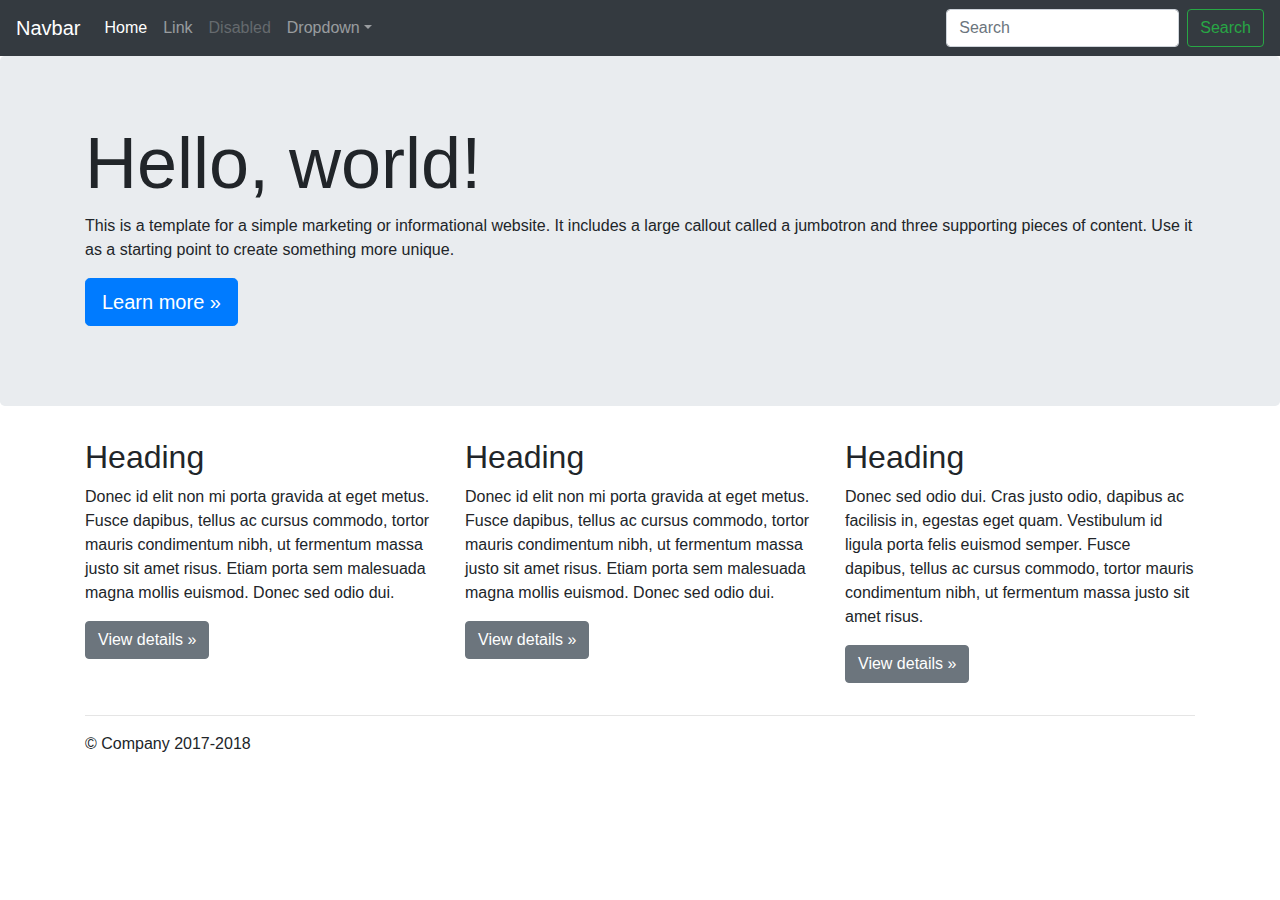
<file: bootstrap-4.0.0/docs/4.0/examples/jumbotron/index.html>
<!doctype html>
<html lang="en">
  <head>
    <meta charset="utf-8">
    <meta name="viewport" content="width=device-width, initial-scale=1, shrink-to-fit=no">
    <meta name="description" content="">
    <meta name="author" content="">
    <link rel="icon" href="../../../../favicon.ico">

    <title>Jumbotron Template for Bootstrap</title>

    <!-- Bootstrap core CSS -->
    <link href="../../../../dist/css/bootstrap.min.css" rel="stylesheet">

    <!-- Custom styles for this template -->
    <link href="jumbotron.css" rel="stylesheet">
  </head>

  <body>

    <nav class="navbar navbar-expand-md navbar-dark fixed-top bg-dark">
      <a class="navbar-brand" href="#">Navbar</a>
      <button class="navbar-toggler" type="button" data-toggle="collapse" data-target="#navbarsExampleDefault" aria-controls="navbarsExampleDefault" aria-expanded="false" aria-label="Toggle navigation">
        <span class="navbar-toggler-icon"></span>
      </button>

      <div class="collapse navbar-collapse" id="navbarsExampleDefault">
        <ul class="navbar-nav mr-auto">
          <li class="nav-item active">
            <a class="nav-link" href="#">Home <span class="sr-only">(current)</span></a>
          </li>
          <li class="nav-item">
            <a class="nav-link" href="#">Link</a>
          </li>
          <li class="nav-item">
            <a class="nav-link disabled" href="#">Disabled</a>
          </li>
          <li class="nav-item dropdown">
            <a class="nav-link dropdown-toggle" href="http://example.com" id="dropdown01" data-toggle="dropdown" aria-haspopup="true" aria-expanded="false">Dropdown</a>
            <div class="dropdown-menu" aria-labelledby="dropdown01">
              <a class="dropdown-item" href="#">Action</a>
              <a class="dropdown-item" href="#">Another action</a>
              <a class="dropdown-item" href="#">Something else here</a>
            </div>
          </li>
        </ul>
        <form class="form-inline my-2 my-lg-0">
          <input class="form-control mr-sm-2" type="text" placeholder="Search" aria-label="Search">
          <button class="btn btn-outline-success my-2 my-sm-0" type="submit">Search</button>
        </form>
      </div>
    </nav>

    <main role="main">

      <!-- Main jumbotron for a primary marketing message or call to action -->
      <div class="jumbotron">
        <div class="container">
          <h1 class="display-3">Hello, world!</h1>
          <p>This is a template for a simple marketing or informational website. It includes a large callout called a jumbotron and three supporting pieces of content. Use it as a starting point to create something more unique.</p>
          <p><a class="btn btn-primary btn-lg" href="#" role="button">Learn more &raquo;</a></p>
        </div>
      </div>

      <div class="container">
        <!-- Example row of columns -->
        <div class="row">
          <div class="col-md-4">
            <h2>Heading</h2>
            <p>Donec id elit non mi porta gravida at eget metus. Fusce dapibus, tellus ac cursus commodo, tortor mauris condimentum nibh, ut fermentum massa justo sit amet risus. Etiam porta sem malesuada magna mollis euismod. Donec sed odio dui. </p>
            <p><a class="btn btn-secondary" href="#" role="button">View details &raquo;</a></p>
          </div>
          <div class="col-md-4">
            <h2>Heading</h2>
            <p>Donec id elit non mi porta gravida at eget metus. Fusce dapibus, tellus ac cursus commodo, tortor mauris condimentum nibh, ut fermentum massa justo sit amet risus. Etiam porta sem malesuada magna mollis euismod. Donec sed odio dui. </p>
            <p><a class="btn btn-secondary" href="#" role="button">View details &raquo;</a></p>
          </div>
          <div class="col-md-4">
            <h2>Heading</h2>
            <p>Donec sed odio dui. Cras justo odio, dapibus ac facilisis in, egestas eget quam. Vestibulum id ligula porta felis euismod semper. Fusce dapibus, tellus ac cursus commodo, tortor mauris condimentum nibh, ut fermentum massa justo sit amet risus.</p>
            <p><a class="btn btn-secondary" href="#" role="button">View details &raquo;</a></p>
          </div>
        </div>

        <hr>

      </div> <!-- /container -->

    </main>

    <footer class="container">
      <p>&copy; Company 2017-2018</p>
    </footer>

    <!-- Bootstrap core JavaScript
    ================================================== -->
    <!-- Placed at the end of the document so the pages load faster -->
    <script src="https://code.jquery.com/jquery-3.2.1.slim.min.js" integrity="sha384-KJ3o2DKtIkvYIK3UENzmM7KCkRr/rE9/Qpg6aAZGJwFDMVNA/GpGFF93hXpG5KkN" crossorigin="anonymous"></script>
    <script>window.jQuery || document.write('<script src="../../../../assets/js/vendor/jquery-slim.min.js"><\/script>')</script>
    <script src="../../../../assets/js/vendor/popper.min.js"></script>
    <script src="../../../../dist/js/bootstrap.min.js"></script>
  </body>
</html>
</file>
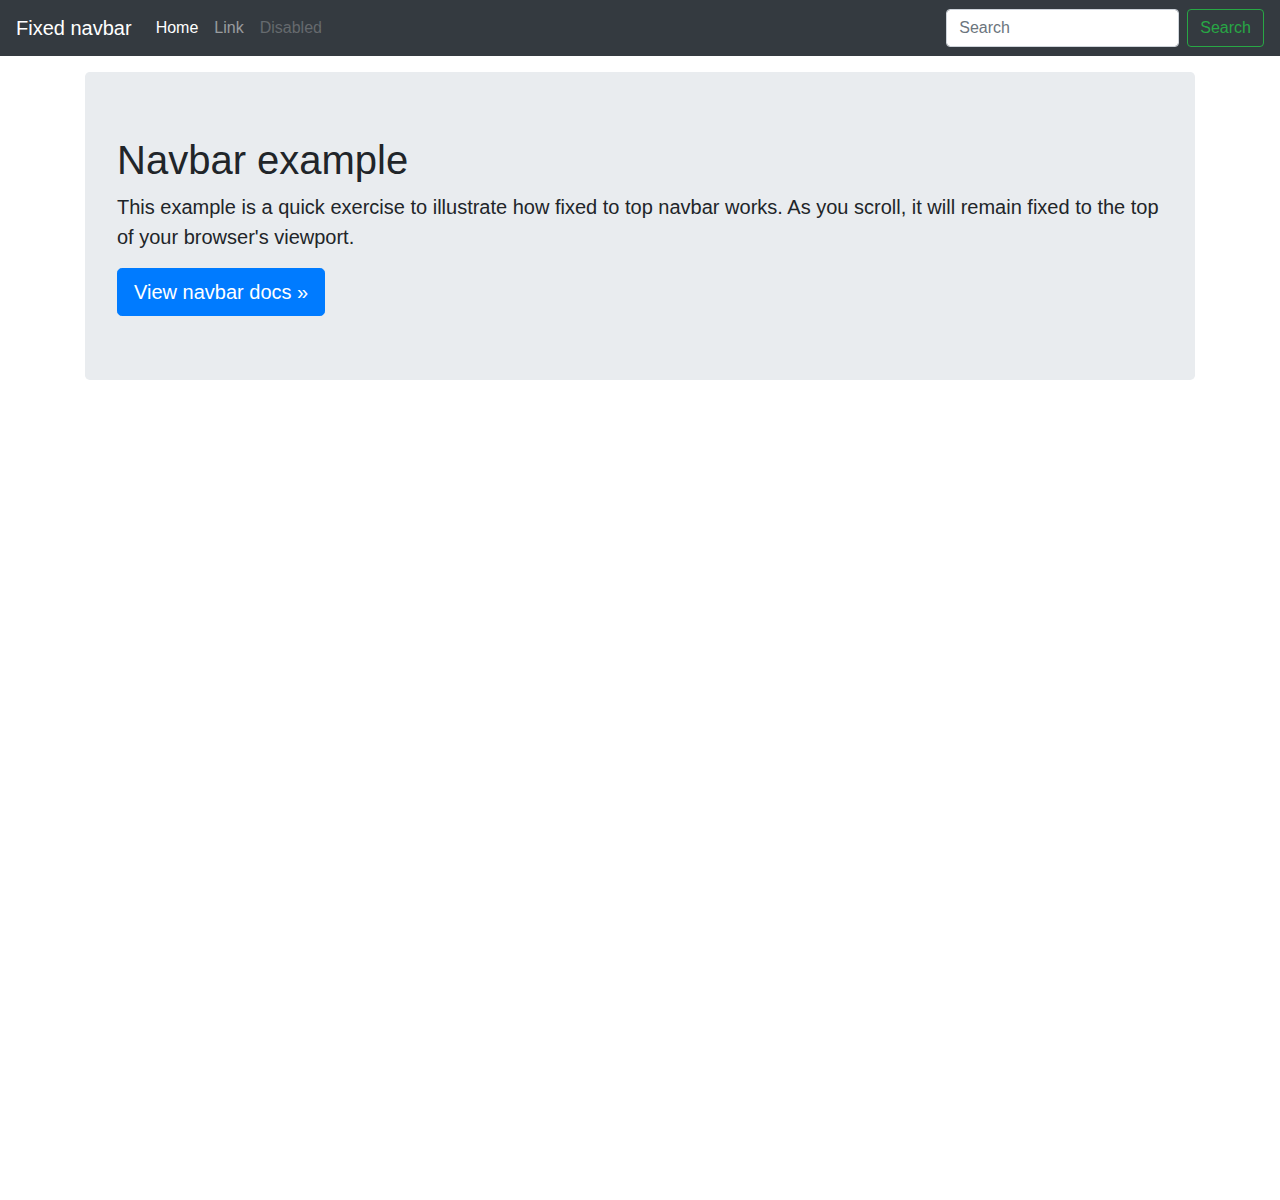
<file: bootstrap-4.0.0/docs/4.0/examples/navbar-fixed/index.html>
<!doctype html>
<html lang="en">
  <head>
    <meta charset="utf-8">
    <meta name="viewport" content="width=device-width, initial-scale=1, shrink-to-fit=no">
    <meta name="description" content="">
    <meta name="author" content="">
    <link rel="icon" href="../../../../favicon.ico">

    <title>Fixed top navbar example for Bootstrap</title>

    <!-- Bootstrap core CSS -->
    <link href="../../../../dist/css/bootstrap.min.css" rel="stylesheet">

    <!-- Custom styles for this template -->
    <link href="navbar-top-fixed.css" rel="stylesheet">
  </head>

  <body>

    <nav class="navbar navbar-expand-md navbar-dark fixed-top bg-dark">
      <a class="navbar-brand" href="#">Fixed navbar</a>
      <button class="navbar-toggler" type="button" data-toggle="collapse" data-target="#navbarCollapse" aria-controls="navbarCollapse" aria-expanded="false" aria-label="Toggle navigation">
        <span class="navbar-toggler-icon"></span>
      </button>
      <div class="collapse navbar-collapse" id="navbarCollapse">
        <ul class="navbar-nav mr-auto">
          <li class="nav-item active">
            <a class="nav-link" href="#">Home <span class="sr-only">(current)</span></a>
          </li>
          <li class="nav-item">
            <a class="nav-link" href="#">Link</a>
          </li>
          <li class="nav-item">
            <a class="nav-link disabled" href="#">Disabled</a>
          </li>
        </ul>
        <form class="form-inline mt-2 mt-md-0">
          <input class="form-control mr-sm-2" type="text" placeholder="Search" aria-label="Search">
          <button class="btn btn-outline-success my-2 my-sm-0" type="submit">Search</button>
        </form>
      </div>
    </nav>

    <main role="main" class="container">
      <div class="jumbotron">
        <h1>Navbar example</h1>
        <p class="lead">This example is a quick exercise to illustrate how fixed to top navbar works. As you scroll, it will remain fixed to the top of your browser's viewport.</p>
        <a class="btn btn-lg btn-primary" href="../../components/navbar/" role="button">View navbar docs &raquo;</a>
      </div>
    </main>

    <!-- Bootstrap core JavaScript
    ================================================== -->
    <!-- Placed at the end of the document so the pages load faster -->
    <script src="https://code.jquery.com/jquery-3.2.1.slim.min.js" integrity="sha384-KJ3o2DKtIkvYIK3UENzmM7KCkRr/rE9/Qpg6aAZGJwFDMVNA/GpGFF93hXpG5KkN" crossorigin="anonymous"></script>
    <script>window.jQuery || document.write('<script src="../../../../assets/js/vendor/jquery-slim.min.js"><\/script>')</script>
    <script src="../../../../assets/js/vendor/popper.min.js"></script>
    <script src="../../../../dist/js/bootstrap.min.js"></script>
  </body>
</html>
</file>
<file: bootstrap-4.0.0/docs/4.0/examples/album/album.css>
:root {
  --jumbotron-padding-y: 3rem;
}

.jumbotron {
  padding-top: var(--jumbotron-padding-y);
  padding-bottom: var(--jumbotron-padding-y);
  margin-bottom: 0;
  background-color: #fff;
}
@media (min-width: 768px) {
  .jumbotron {
    padding-top: calc(var(--jumbotron-padding-y) * 2);
    padding-bottom: calc(var(--jumbotron-padding-y) * 2);
  }
}

.jumbotron p:last-child {
  margin-bottom: 0;
}

.jumbotron-heading {
  font-weight: 300;
}

.jumbotron .container {
  max-width: 40rem;
}

footer {
  padding-top: 3rem;
  padding-bottom: 3rem;
}

footer p {
  margin-bottom: .25rem;
}

.box-shadow { box-shadow: 0 .25rem .75rem rgba(0, 0, 0, .05); }
</file>
<file: bootstrap-4.0.0/docs/4.0/examples/blog/blog.css>
/* stylelint-disable selector-list-comma-newline-after */

.blog-header {
  line-height: 1;
  border-bottom: 1px solid #e5e5e5;
}

.blog-header-logo {
  font-family: "Playfair Display", Georgia, "Times New Roman", serif;
  font-size: 2.25rem;
}

.blog-header-logo:hover {
  text-decoration: none;
}

h1, h2, h3, h4, h5, h6 {
  font-family: "Playfair Display", Georgia, "Times New Roman", serif;
}

.display-4 {
  font-size: 2.5rem;
}
@media (min-width: 768px) {
  .display-4 {
    font-size: 3rem;
  }
}

.nav-scroller {
  position: relative;
  z-index: 2;
  height: 2.75rem;
  overflow-y: hidden;
}

.nav-scroller .nav {
  display: -webkit-box;
  display: -ms-flexbox;
  display: flex;
  -ms-flex-wrap: nowrap;
  flex-wrap: nowrap;
  padding-bottom: 1rem;
  margin-top: -1px;
  overflow-x: auto;
  text-align: center;
  white-space: nowrap;
  -webkit-overflow-scrolling: touch;
}

.nav-scroller .nav-link {
  padding-top: .75rem;
  padding-bottom: .75rem;
  font-size: .875rem;
}

.card-img-right {
  height: 100%;
  border-radius: 0 3px 3px 0;
}

.flex-auto {
  -ms-flex: 0 0 auto;
  -webkit-box-flex: 0;
  flex: 0 0 auto;
}

.h-250 { height: 250px; }
@media (min-width: 768px) {
  .h-md-250 { height: 250px; }
}

.border-top { border-top: 1px solid #e5e5e5; }
.border-bottom { border-bottom: 1px solid #e5e5e5; }

.box-shadow { box-shadow: 0 .25rem .75rem rgba(0, 0, 0, .05); }

/*
 * Blog name and description
 */
.blog-title {
  margin-bottom: 0;
  font-size: 2rem;
  font-weight: 400;
}
.blog-description {
  font-size: 1.1rem;
  color: #999;
}

@media (min-width: 40em) {
  .blog-title {
    font-size: 3.5rem;
  }
}

/* Pagination */
.blog-pagination {
  margin-bottom: 4rem;
}
.blog-pagination > .btn {
  border-radius: 2rem;
}

/*
 * Blog posts
 */
.blog-post {
  margin-bottom: 4rem;
}
.blog-post-title {
  margin-bottom: .25rem;
  font-size: 2.5rem;
}
.blog-post-meta {
  margin-bottom: 1.25rem;
  color: #999;
}

/*
 * Footer
 */
.blog-footer {
  padding: 2.5rem 0;
  color: #999;
  text-align: center;
  background-color: #f9f9f9;
  border-top: .05rem solid #e5e5e5;
}
.blog-footer p:last-child {
  margin-bottom: 0;
}
</file>
<file: bootstrap-4.0.0/docs/4.0/examples/carousel/carousel.css>
/* GLOBAL STYLES
-------------------------------------------------- */
/* Padding below the footer and lighter body text */

body {
  padding-top: 3rem;
  padding-bottom: 3rem;
  color: #5a5a5a;
}


/* CUSTOMIZE THE CAROUSEL
-------------------------------------------------- */

/* Carousel base class */
.carousel {
  margin-bottom: 4rem;
}
/* Since positioning the image, we need to help out the caption */
.carousel-caption {
  bottom: 3rem;
  z-index: 10;
}

/* Declare heights because of positioning of img element */
.carousel-item {
  height: 32rem;
  background-color: #777;
}
.carousel-item > img {
  position: absolute;
  top: 0;
  left: 0;
  min-width: 100%;
  height: 32rem;
}


/* MARKETING CONTENT
-------------------------------------------------- */

/* Center align the text within the three columns below the carousel */
.marketing .col-lg-4 {
  margin-bottom: 1.5rem;
  text-align: center;
}
.marketing h2 {
  font-weight: 400;
}
.marketing .col-lg-4 p {
  margin-right: .75rem;
  margin-left: .75rem;
}


/* Featurettes
------------------------- */

.featurette-divider {
  margin: 5rem 0; /* Space out the Bootstrap <hr> more */
}

/* Thin out the marketing headings */
.featurette-heading {
  font-weight: 300;
  line-height: 1;
  letter-spacing: -.05rem;
}


/* RESPONSIVE CSS
-------------------------------------------------- */

@media (min-width: 40em) {
  /* Bump up size of carousel content */
  .carousel-caption p {
    margin-bottom: 1.25rem;
    font-size: 1.25rem;
    line-height: 1.4;
  }

  .featurette-heading {
    font-size: 50px;
  }
}

@media (min-width: 62em) {
  .featurette-heading {
    margin-top: 7rem;
  }
}
</file>
<file: bootstrap-4.0.0/docs/4.0/examples/cover/cover.css>
/*
 * Globals
 */

/* Links */
a,
a:focus,
a:hover {
  color: #fff;
}

/* Custom default button */
.btn-secondary,
.btn-secondary:hover,
.btn-secondary:focus {
  color: #333;
  text-shadow: none; /* Prevent inheritance from `body` */
  background-color: #fff;
  border: .05rem solid #fff;
}


/*
 * Base structure
 */

html,
body {
  height: 100%;
  background-color: #333;
}

body {
  display: -ms-flexbox;
  display: -webkit-box;
  display: flex;
  -ms-flex-pack: center;
  -webkit-box-pack: center;
  justify-content: center;
  color: #fff;
  text-shadow: 0 .05rem .1rem rgba(0, 0, 0, .5);
  box-shadow: inset 0 0 5rem rgba(0, 0, 0, .5);
}

.cover-container {
  max-width: 42em;
}


/*
 * Header
 */
.masthead {
  margin-bottom: 2rem;
}

.masthead-brand {
  margin-bottom: 0;
}

.nav-masthead .nav-link {
  padding: .25rem 0;
  font-weight: 700;
  color: rgba(255, 255, 255, .5);
  background-color: transparent;
  border-bottom: .25rem solid transparent;
}

.nav-masthead .nav-link:hover,
.nav-masthead .nav-link:focus {
  border-bottom-color: rgba(255, 255, 255, .25);
}

.nav-masthead .nav-link + .nav-link {
  margin-left: 1rem;
}

.nav-masthead .active {
  color: #fff;
  border-bottom-color: #fff;
}

@media (min-width: 48em) {
  .masthead-brand {
    float: left;
  }
  .nav-masthead {
    float: right;
  }
}


/*
 * Cover
 */
.cover {
  padding: 0 1.5rem;
}
.cover .btn-lg {
  padding: .75rem 1.25rem;
  font-weight: 700;
}


/*
 * Footer
 */
.mastfoot {
  color: rgba(255, 255, 255, .5);
}
</file>
<file: bootstrap-4.0.0/docs/4.0/examples/grid/grid.css>
body {
  padding-top: 2rem;
  padding-bottom: 2rem;
}

h3 {
  margin-top: 2rem;
}

.row {
  margin-bottom: 1rem;
}
.row .row {
  margin-top: 1rem;
  margin-bottom: 0;
}
[class*="col-"] {
  padding-top: 1rem;
  padding-bottom: 1rem;
  background-color: rgba(86, 61, 124, .15);
  border: 1px solid rgba(86, 61, 124, .2);
}

hr {
  margin-top: 2rem;
  margin-bottom: 2rem;
}
</file>
<file: bootstrap-4.0.0/docs/4.0/examples/jumbotron/jumbotron.css>
/* Move down content because we have a fixed navbar that is 3.5rem tall */
body {
  padding-top: 3.5rem;
}
</file>
<file: bootstrap-4.0.0/docs/4.0/examples/navbar-fixed/navbar-top-fixed.css>
/* Show it is fixed to the top */
body {
  min-height: 75rem;
  padding-top: 4.5rem;
}
</file>
<file: bootstrap-4.0.0/js/tests/vendor/qunit.css>
/*!
 * QUnit 2.4.1
 * https://qunitjs.com/
 *
 * Copyright jQuery Foundation and other contributors
 * Released under the MIT license
 * https://jquery.org/license
 *
 * Date: 2017-10-22T05:12Z
 */

/** Font Family and Sizes */

#qunit-tests, #qunit-header, #qunit-banner, #qunit-testrunner-toolbar, #qunit-filteredTest, #qunit-userAgent, #qunit-testresult {
	font-family: "Helvetica Neue Light", "HelveticaNeue-Light", "Helvetica Neue", Calibri, Helvetica, Arial, sans-serif;
}

#qunit-testrunner-toolbar, #qunit-filteredTest, #qunit-userAgent, #qunit-testresult, #qunit-tests li { font-size: small; }
#qunit-tests { font-size: smaller; }


/** Resets */

#qunit-tests, #qunit-header, #qunit-banner, #qunit-filteredTest, #qunit-userAgent, #qunit-testresult, #qunit-modulefilter {
	margin: 0;
	padding: 0;
}


/** Header (excluding toolbar) */

#qunit-header {
	padding: 0.5em 0 0.5em 1em;

	color: #8699A4;
	background-color: #0D3349;

	font-size: 1.5em;
	line-height: 1em;
	font-weight: 400;

	border-radius: 5px 5px 0 0;
}

#qunit-header a {
	text-decoration: none;
	color: #C2CCD1;
}

#qunit-header a:hover,
#qunit-header a:focus {
	color: #FFF;
}

#qunit-banner {
	height: 5px;
}

#qunit-filteredTest {
	padding: 0.5em 1em 0.5em 1em;
	color: #366097;
	background-color: #F4FF77;
}

#qunit-userAgent {
	padding: 0.5em 1em 0.5em 1em;
	color: #FFF;
	background-color: #2B81AF;
	text-shadow: rgba(0, 0, 0, 0.5) 2px 2px 1px;
}


/** Toolbar */

#qunit-testrunner-toolbar {
	padding: 0.5em 1em 0.5em 1em;
	color: #5E740B;
	background-color: #EEE;
}

#qunit-testrunner-toolbar .clearfix {
	height: 0;
	clear: both;
}

#qunit-testrunner-toolbar label {
	display: inline-block;
}

#qunit-testrunner-toolbar input[type=checkbox],
#qunit-testrunner-toolbar input[type=radio] {
	margin: 3px;
	vertical-align: -2px;
}

#qunit-testrunner-toolbar input[type=text] {
	box-sizing: border-box;
	height: 1.6em;
}

.qunit-url-config,
.qunit-filter,
#qunit-modulefilter {
	display: inline-block;
	line-height: 2.1em;
}

.qunit-filter,
#qunit-modulefilter {
	float: right;
	position: relative;
	margin-left: 1em;
}

.qunit-url-config label {
	margin-right: 0.5em;
}

#qunit-modulefilter-search {
	box-sizing: border-box;
	width: 400px;
}

#qunit-modulefilter-search-container:after {
	position: absolute;
	right: 0.3em;
	content: "\25bc";
	color: black;
}

#qunit-modulefilter-dropdown {
	/* align with #qunit-modulefilter-search */
	box-sizing: border-box;
	width: 400px;
	position: absolute;
	right: 0;
	top: 50%;
	margin-top: 0.8em;

	border: 1px solid #D3D3D3;
	border-top: none;
	border-radius: 0 0 .25em .25em;
	color: #000;
	background-color: #F5F5F5;
	z-index: 99;
}

#qunit-modulefilter-dropdown a {
	color: inherit;
	text-decoration: none;
}

#qunit-modulefilter-dropdown .clickable.checked {
	font-weight: bold;
	color: #000;
	background-color: #D2E0E6;
}

#qunit-modulefilter-dropdown .clickable:hover {
	color: #FFF;
	background-color: #0D3349;
}

#qunit-modulefilter-actions {
	display: block;
	overflow: auto;

	/* align with #qunit-modulefilter-dropdown-list */
	font: smaller/1.5em sans-serif;
}

#qunit-modulefilter-dropdown #qunit-modulefilter-actions > * {
	box-sizing: border-box;
	max-height: 2.8em;
	display: block;
	padding: 0.4em;
}

#qunit-modulefilter-dropdown #qunit-modulefilter-actions > button {
	float: right;
	font: inherit;
}

#qunit-modulefilter-dropdown #qunit-modulefilter-actions > :last-child {
	/* insert padding to align with checkbox margins */
	padding-left: 3px;
}

#qunit-modulefilter-dropdown-list {
	max-height: 200px;
	overflow-y: auto;
	margin: 0;
	border-top: 2px groove threedhighlight;
	padding: 0.4em 0 0;
	font: smaller/1.5em sans-serif;
}

#qunit-modulefilter-dropdown-list li {
	white-space: nowrap;
	overflow: hidden;
	text-overflow: ellipsis;
}

#qunit-modulefilter-dropdown-list .clickable {
	display: block;
	padding-left: 0.15em;
}


/** Tests: Pass/Fail */

#qunit-tests {
	list-style-position: inside;
}

#qunit-tests li {
	padding: 0.4em 1em 0.4em 1em;
	border-bottom: 1px solid #FFF;
	list-style-position: inside;
}

#qunit-tests > li {
	display: none;
}

#qunit-tests li.running,
#qunit-tests li.pass,
#qunit-tests li.fail,
#qunit-tests li.skipped,
#qunit-tests li.aborted {
	display: list-item;
}

#qunit-tests.hidepass {
	position: relative;
}

#qunit-tests.hidepass li.running,
#qunit-tests.hidepass li.pass:not(.todo) {
	visibility: hidden;
	position: absolute;
	width:   0;
	height:  0;
	padding: 0;
	border:  0;
	margin:  0;
}

#qunit-tests li strong {
	cursor: pointer;
}

#qunit-tests li.skipped strong {
	cursor: default;
}

#qunit-tests li a {
	padding: 0.5em;
	color: #C2CCD1;
	text-decoration: none;
}

#qunit-tests li p a {
	padding: 0.25em;
	color: #6B6464;
}
#qunit-tests li a:hover,
#qunit-tests li a:focus {
	color: #000;
}

#qunit-tests li .runtime {
	float: right;
	font-size: smaller;
}

.qunit-assert-list {
	margin-top: 0.5em;
	padding: 0.5em;

	background-color: #FFF;

	border-radius: 5px;
}

.qunit-source {
	margin: 0.6em 0 0.3em;
}

.qunit-collapsed {
	display: none;
}

#qunit-tests table {
	border-collapse: collapse;
	margin-top: 0.2em;
}

#qunit-tests th {
	text-align: right;
	vertical-align: top;
	padding: 0 0.5em 0 0;
}

#qunit-tests td {
	vertical-align: top;
}

#qunit-tests pre {
	margin: 0;
	white-space: pre-wrap;
	word-wrap: break-word;
}

#qunit-tests del {
	color: #374E0C;
	background-color: #E0F2BE;
	text-decoration: none;
}

#qunit-tests ins {
	color: #500;
	background-color: #FFCACA;
	text-decoration: none;
}

/*** Test Counts */

#qunit-tests b.counts                       { color: #000; }
#qunit-tests b.passed                       { color: #5E740B; }
#qunit-tests b.failed                       { color: #710909; }

#qunit-tests li li {
	padding: 5px;
	background-color: #FFF;
	border-bottom: none;
	list-style-position: inside;
}

/*** Passing Styles */

#qunit-tests li li.pass {
	color: #3C510C;
	background-color: #FFF;
	border-left: 10px solid #C6E746;
}

#qunit-tests .pass                          { color: #528CE0; background-color: #D2E0E6; }
#qunit-tests .pass .test-name               { color: #366097; }

#qunit-tests .pass .test-actual,
#qunit-tests .pass .test-expected           { color: #999; }

#qunit-banner.qunit-pass                    { background-color: #C6E746; }

/*** Failing Styles */

#qunit-tests li li.fail {
	color: #710909;
	background-color: #FFF;
	border-left: 10px solid #EE5757;
	white-space: pre;
}

#qunit-tests > li:last-child {
	border-radius: 0 0 5px 5px;
}

#qunit-tests .fail                          { color: #000; background-color: #EE5757; }
#qunit-tests .fail .test-name,
#qunit-tests .fail .module-name             { color: #000; }

#qunit-tests .fail .test-actual             { color: #EE5757; }
#qunit-tests .fail .test-expected           { color: #008000; }

#qunit-banner.qunit-fail                    { background-color: #EE5757; }


/*** Aborted tests */
#qunit-tests .aborted { color: #000; background-color: orange; }
/*** Skipped tests */

#qunit-tests .skipped {
	background-color: #EBECE9;
}

#qunit-tests .qunit-todo-label,
#qunit-tests .qunit-skipped-label {
	background-color: #F4FF77;
	display: inline-block;
	font-style: normal;
	color: #366097;
	line-height: 1.8em;
	padding: 0 0.5em;
	margin: -0.4em 0.4em -0.4em 0;
}

#qunit-tests .qunit-todo-label {
	background-color: #EEE;
}

/** Result */

#qunit-testresult {
	color: #2B81AF;
	background-color: #D2E0E6;

	border-bottom: 1px solid #FFF;
}
#qunit-testresult .clearfix {
	height: 0;
	clear: both;
}
#qunit-testresult .module-name {
	font-weight: 700;
}
#qunit-testresult-display {
	padding: 0.5em 1em 0.5em 1em;
	width: 85%;
	float:left;
}
#qunit-testresult-controls {
	padding: 0.5em 1em 0.5em 1em;
  width: 10%;
	float:left;
}

/** Fixture */

#qunit-fixture {
	position: absolute;
	top: -10000px;
	left: -10000px;
	width: 1000px;
	height: 1000px;
}
</file>
